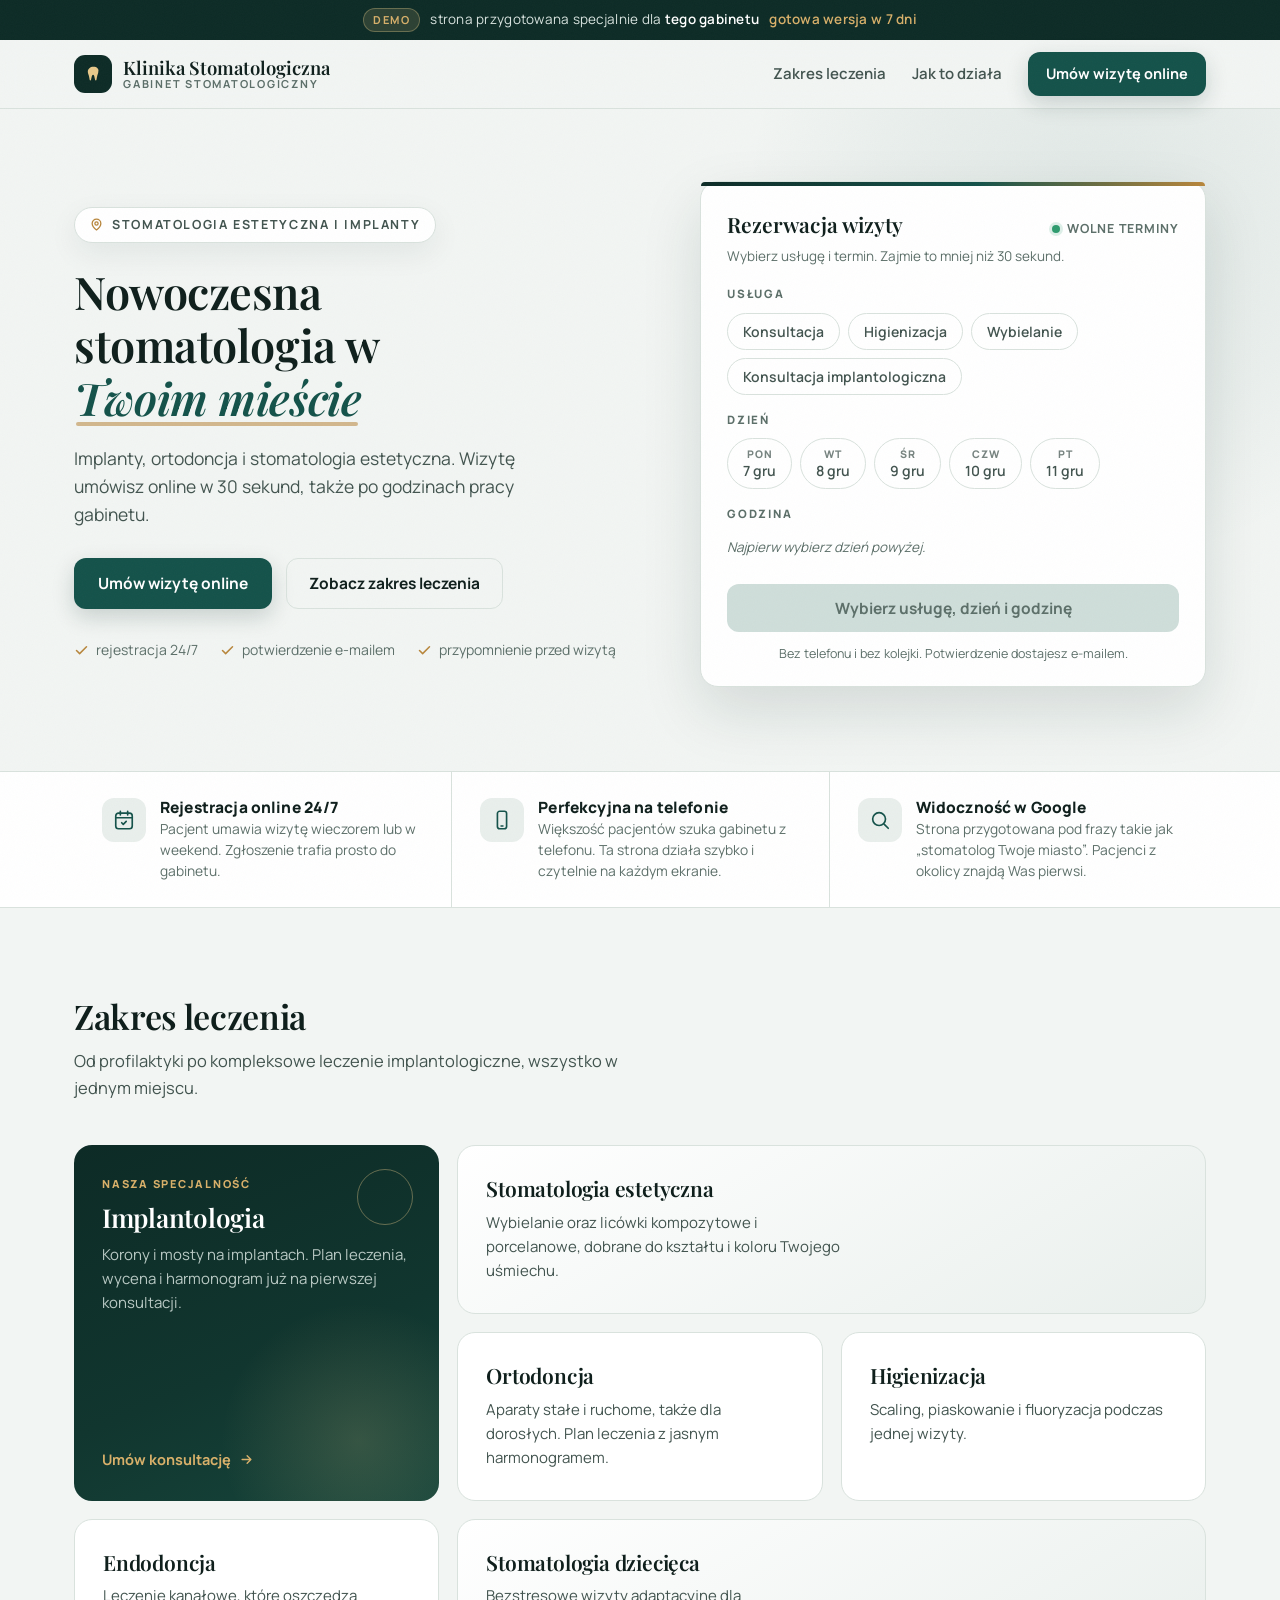
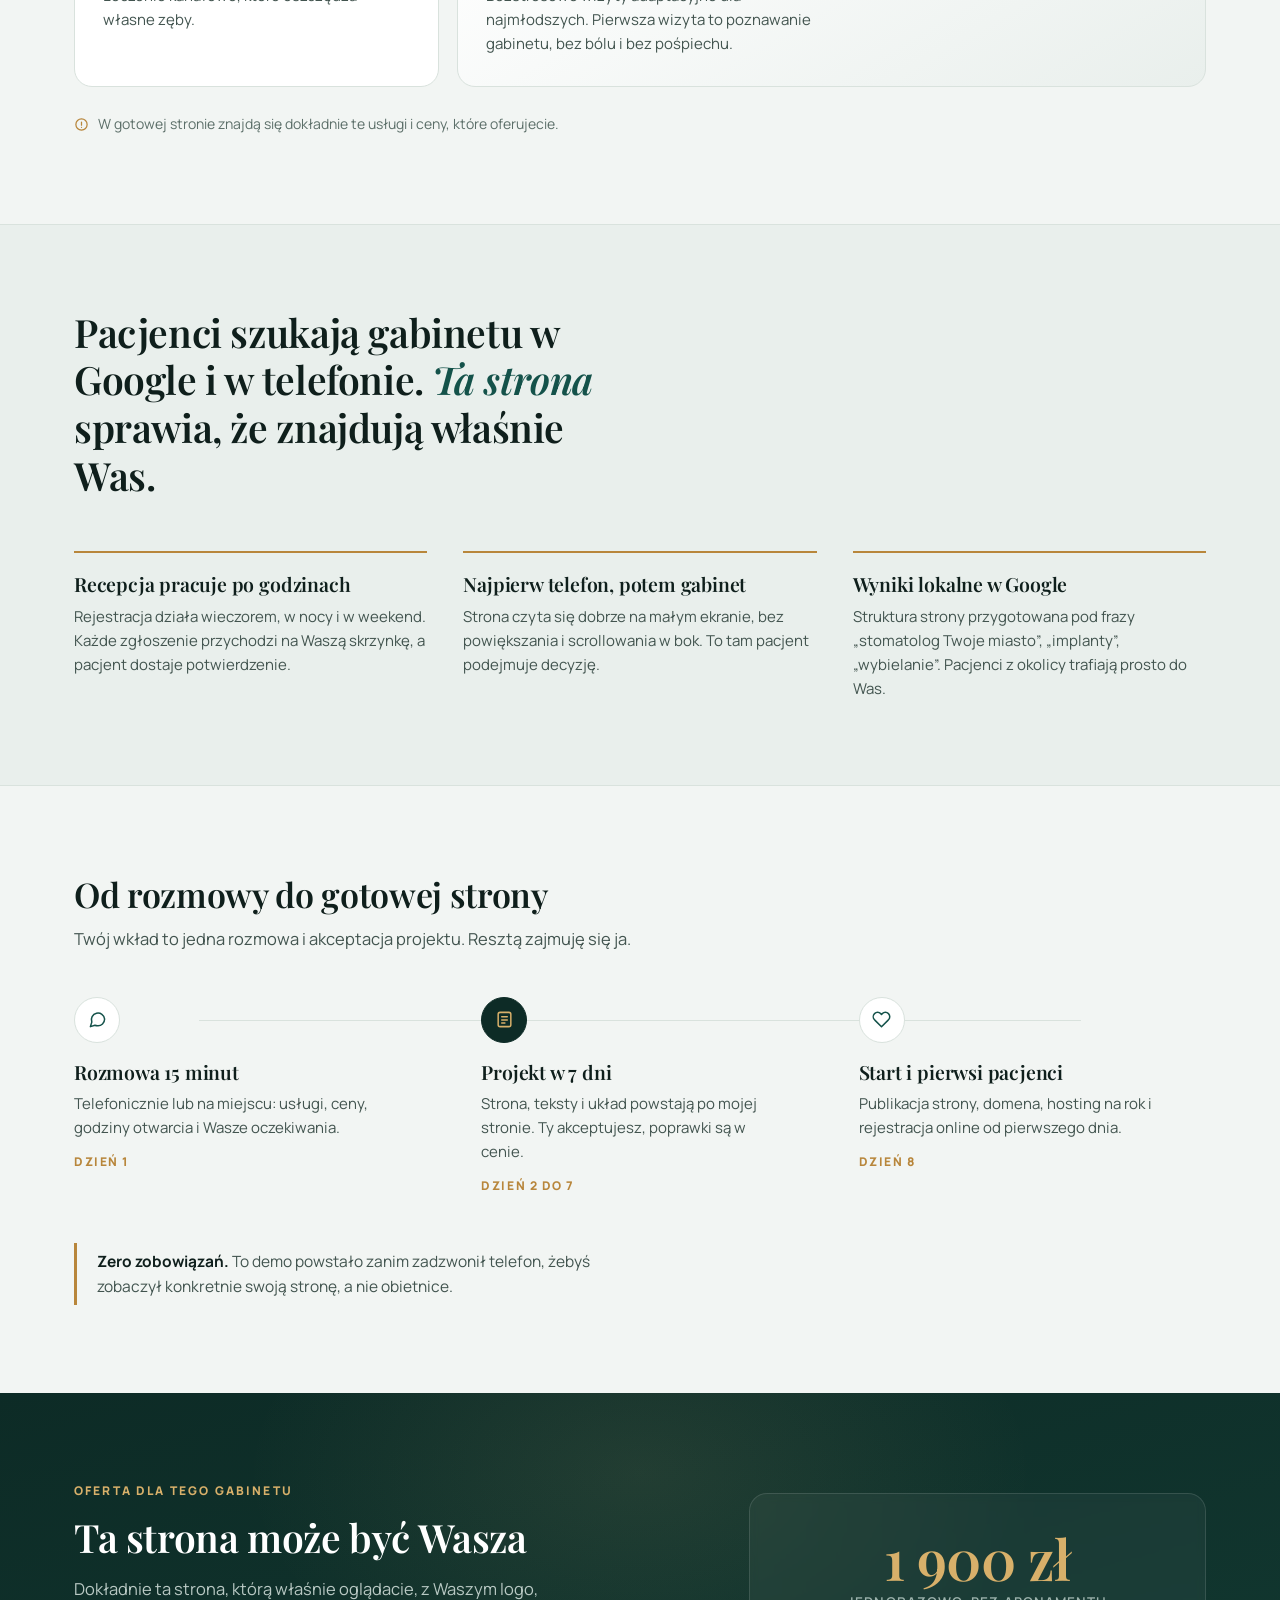
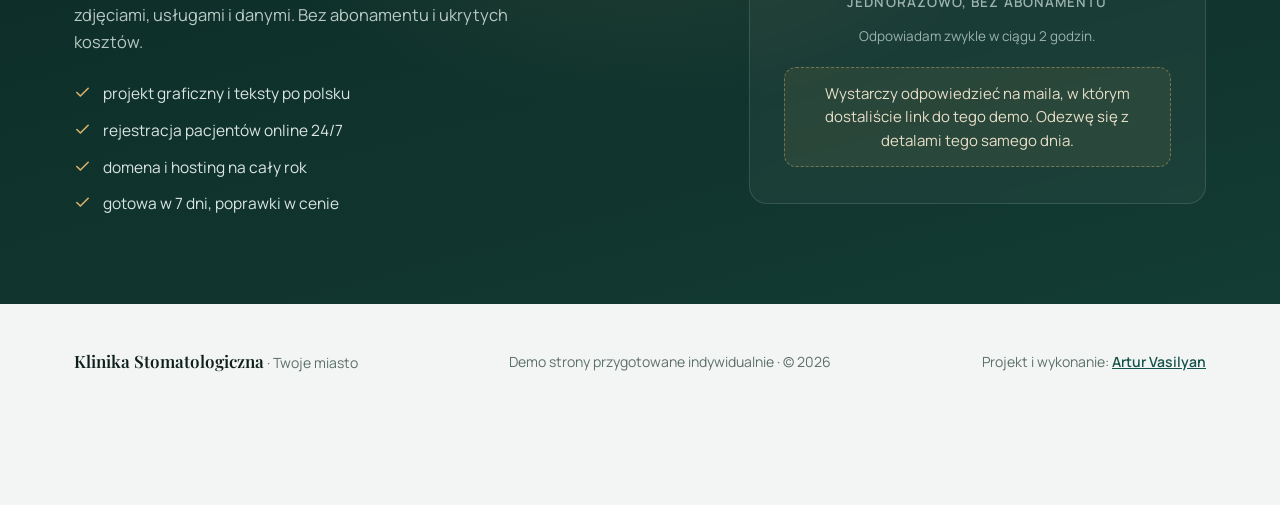
<file: index.html>
<!DOCTYPE html>
<html lang="pl">
<head>
<meta name="robots" content="noindex, nofollow">
<meta charset="UTF-8">
<meta name="viewport" content="width=device-width, initial-scale=1.0">
<title>Demo strony dla gabinetu stomatologicznego</title>
<meta name="description" content="Demo strony dla gabinetu stomatologicznego: rejestracja pacjentów online 24/7, wersja mobilna, widoczność w Google. Gotowa strona w 7 dni, od 1 900 zł.">
<meta property="og:title" content="Demo strony dla Twojego gabinetu stomatologicznego">
<meta property="og:description" content="Tak może wyglądać strona Twojego gabinetu: rejestracja online 24/7, wersja mobilna, widoczność w Google. Gotowa w 7 dni.">
<meta property="og:type" content="website">
<meta property="og:url" content="https://vasilyanaptyp-oss.github.io/demo-stomatologia/">
<meta property="og:locale" content="pl_PL">
<link rel="icon" href="data:image/svg+xml,%3Csvg xmlns='http://www.w3.org/2000/svg' viewBox='0 0 48 48'%3E%3Crect width='48' height='48' rx='12' fill='%230d2b26'/%3E%3Cpath d='M24 11c-5.4 0-9 3.4-9 8 0 2.7 1.1 4.5 1.6 6.5.5 1.9.8 4 1.2 6.5.2 1.3 2 1.4 2.3 0 .4-2.1 1-5.1 1.5-6.5.4-1 .9-1.4 1.6-1.4s1.2.4 1.6 1.4c.5 1.4 1.1 4.4 1.5 6.5.3 1.4 2.1 1.3 2.3 0 .4-2.5.7-4.6 1.2-6.5.5-2 1.6-3.8 1.6-6.5 0-4.6-3.6-8-9-8z' fill='%23e8c98a'/%3E%3C/svg%3E">
<style>
/* ============================================================
   FONTY: Playfair Display (variable) + Manrope (variable), latin + latin-ext,
   wbudowane base64 — plik jest samowystarczalny, bez zewnętrznych zależności.
   ============================================================ */
/* playfair latin-ext */
@font-face {
  font-family: 'Playfair Display';
  font-style: italic;
  font-weight: 400 900;
  font-display: swap;
  src: url([data-uri]) format('woff2');
  unicode-range: U+0100-02BA, U+02BD-02C5, U+02C7-02CC, U+02CE-02D7, U+02DD-02FF, U+0304, U+0308, U+0329, U+1D00-1DBF, U+1E00-1E9F, U+1EF2-1EFF, U+2020, U+20A0-20AB, U+20AD-20C0, U+2113, U+2C60-2C7F, U+A720-A7FF;
}
/* playfair latin */
@font-face {
  font-family: 'Playfair Display';
  font-style: italic;
  font-weight: 400 900;
  font-display: swap;
  src: url([data-uri]) format('woff2');
  unicode-range: U+0000-00FF, U+0131, U+0152-0153, U+02BB-02BC, U+02C6, U+02DA, U+02DC, U+0304, U+0308, U+0329, U+2000-206F, U+20AC, U+2122, U+2191, U+2193, U+2212, U+2215, U+FEFF, U+FFFD;
}
/* playfair latin-ext */
@font-face {
  font-family: 'Playfair Display';
  font-style: normal;
  font-weight: 400 900;
  font-display: swap;
  src: url([data-uri]) format('woff2');
  unicode-range: U+0100-02BA, U+02BD-02C5, U+02C7-02CC, U+02CE-02D7, U+02DD-02FF, U+0304, U+0308, U+0329, U+1D00-1DBF, U+1E00-1E9F, U+1EF2-1EFF, U+2020, U+20A0-20AB, U+20AD-20C0, U+2113, U+2C60-2C7F, U+A720-A7FF;
}
/* playfair latin */
@font-face {
  font-family: 'Playfair Display';
  font-style: normal;
  font-weight: 400 900;
  font-display: swap;
  src: url([data-uri]) format('woff2');
  unicode-range: U+0000-00FF, U+0131, U+0152-0153, U+02BB-02BC, U+02C6, U+02DA, U+02DC, U+0304, U+0308, U+0329, U+2000-206F, U+20AC, U+2122, U+2191, U+2193, U+2212, U+2215, U+FEFF, U+FFFD;
}
/* manrope latin-ext */
@font-face {
  font-family: 'Manrope';
  font-style: normal;
  font-weight: 200 800;
  font-display: swap;
  src: url([data-uri]) format('woff2');
  unicode-range: U+0100-02BA, U+02BD-02C5, U+02C7-02CC, U+02CE-02D7, U+02DD-02FF, U+0304, U+0308, U+0329, U+1D00-1DBF, U+1E00-1E9F, U+1EF2-1EFF, U+2020, U+20A0-20AB, U+20AD-20C0, U+2113, U+2C60-2C7F, U+A720-A7FF;
}
/* manrope latin */
@font-face {
  font-family: 'Manrope';
  font-style: normal;
  font-weight: 200 800;
  font-display: swap;
  src: url([data-uri]) format('woff2');
  unicode-range: U+0000-00FF, U+0131, U+0152-0153, U+02BB-02BC, U+02C6, U+02DA, U+02DC, U+0304, U+0308, U+0329, U+2000-206F, U+20AC, U+2122, U+2191, U+2193, U+2212, U+2215, U+FEFF, U+FFFD;
}

/* ============================================================
   DESIGN TOKENS
   Paleta: porcelanowa biel + głęboka leśna zieleń + stonowane złoto (tylko akcent).
   System promieni: karty 18px, przyciski 12px, chipy pełne (dokumentowana zasada).
   Jednostka bazowa siatki: 8px.
   ============================================================ */
:root{
  --bg:#f2f5f3; --card:#ffffff; --bg-tint:#e9efec; --line:#d9e2dd;
  --ink:#0f1f1c; --mut:#42544f; --mut-2:#5c6f69;
  --forest:#0d2b26; --forest-2:#11362f; --btn:#14524a; --btn-h:#0f423b;
  --gold:#b8863b; --gold-l:#d8b06a; --gold-soft:#f0e3c8;
  --mint-line:#cfdeda;
  --r-card:18px; --r-btn:12px;
  --sh-1:0 10px 30px rgba(13,43,38,.07);
  --sh-2:0 24px 60px rgba(13,43,38,.13);
  --ease:cubic-bezier(.16,1,.3,1);
  --sans:'Manrope',system-ui,-apple-system,'Segoe UI',Arial,sans-serif;
  --serif:'Playfair Display',Georgia,'Times New Roman',serif;
}
*{margin:0;padding:0;box-sizing:border-box}
html{scroll-behavior:smooth}
body{font-family:var(--sans);color:var(--ink);background:var(--bg);line-height:1.6;font-size:16.5px;-webkit-font-smoothing:antialiased;overflow-x:hidden}
::selection{background:var(--forest);color:#fff}
h1,h2,h3{font-family:var(--serif);font-weight:600;line-height:1.18;letter-spacing:-.01em}
a{color:var(--btn)}
img,svg{max-width:100%}
a:focus-visible,button:focus-visible{outline:3px solid var(--gold);outline-offset:2px;border-radius:6px}
.wrap{max-width:1180px;margin:0 auto;padding:0 24px}

/* ziarno — jedna statyczna warstwa na całej stronie */
body::after{content:"";position:fixed;inset:0;z-index:60;pointer-events:none;opacity:.05;
  background-image:url("data:image/svg+xml,%3Csvg xmlns='http://www.w3.org/2000/svg' width='140' height='140'%3E%3Cfilter id='n'%3E%3CfeTurbulence type='fractalNoise' baseFrequency='.9' numOctaves='2' stitchTiles='stitch'/%3E%3C/filter%3E%3Crect width='140' height='140' filter='url(%23n)' opacity='.6'/%3E%3C/svg%3E")}

/* ---------- pasek demo ---------- */
.demo-bar{background:var(--forest);color:#d9e4e0;font-size:13.5px;letter-spacing:.02em}
.demo-bar .wrap{display:flex;align-items:center;justify-content:center;gap:10px;min-height:40px;flex-wrap:wrap;text-align:center;padding-top:6px;padding-bottom:6px}
.demo-bar .tag{background:rgba(232,201,138,.14);color:var(--gold-l);border:1px solid rgba(232,201,138,.32);font-weight:700;font-size:11px;letter-spacing:.14em;text-transform:uppercase;padding:2px 9px;border-radius:999px}
.demo-bar b{color:#fff;font-weight:600}
.demo-bar .days{color:var(--gold-l);font-weight:600;white-space:nowrap}

/* ---------- nawigacja ---------- */
header{background:rgba(242,245,243,.92);backdrop-filter:blur(10px);-webkit-backdrop-filter:blur(10px);border-bottom:1px solid var(--line);position:sticky;top:0;z-index:40}
.nav{display:flex;align-items:center;justify-content:space-between;gap:18px;min-height:68px}
.logo{display:flex;align-items:center;gap:11px;min-width:0;text-decoration:none;color:var(--ink)}
.logo .mark{flex:none;width:38px;height:38px;border-radius:11px;background:var(--forest);display:grid;place-items:center}
.logo .name{font-family:var(--serif);font-weight:600;font-size:18.5px;line-height:1.15;white-space:nowrap;overflow:hidden;text-overflow:ellipsis;max-width:min(44vw,380px)}
.logo .sub{display:block;font-family:var(--sans);font-size:11px;font-weight:700;letter-spacing:.16em;text-transform:uppercase;color:var(--mut-2)}
.nav-links{display:flex;align-items:center;gap:26px}
.nav-links a.lnk{color:var(--mut);text-decoration:none;font-weight:600;font-size:15px}
.nav-links a.lnk:hover{color:var(--ink)}
.btn{display:inline-flex;align-items:center;justify-content:center;gap:9px;border-radius:var(--r-btn);font-weight:700;font-size:15.5px;text-decoration:none;border:none;cursor:pointer;font-family:var(--sans);transition:transform .18s var(--ease),background-color .18s var(--ease),box-shadow .18s var(--ease),border-color .18s var(--ease),color .18s var(--ease)}
.btn:active{transform:translateY(1px) scale(.985)}
.btn-p{background:var(--btn);color:#fff;padding:13px 24px;box-shadow:0 8px 22px rgba(13,43,38,.18)}
.btn-p:hover{background:var(--btn-h);transform:translateY(-1px)}
.btn-s{background:transparent;color:var(--ink);border:1.5px solid var(--line);padding:12px 22px}
.btn-s:hover{border-color:var(--btn);color:var(--btn)}
.btn-nav{padding:10px 18px;font-size:14.5px}

/* ---------- hero ---------- */
.hero{position:relative;padding:72px 0 84px;overflow:hidden}
.hero::before{content:"";position:absolute;top:-260px;right:-180px;width:720px;height:720px;border-radius:50%;background:radial-gradient(circle,rgba(20,82,74,.08) 0%,rgba(20,82,74,.035) 45%,transparent 70%);pointer-events:none}
.hero-grid{position:relative;display:grid;grid-template-columns:1.06fr .94fr;gap:56px;align-items:center}
.kicker{display:inline-flex;align-items:center;gap:9px;background:#fff;border:1px solid var(--line);color:var(--mut);font-weight:700;font-size:12.5px;letter-spacing:.13em;text-transform:uppercase;padding:7px 15px;border-radius:999px;margin-bottom:22px;box-shadow:var(--sh-1)}
.kicker .pin{color:var(--gold);flex:none}
h1{font-size:clamp(31px,4.2vw,45px);max-width:15ch}
h1 .miasto{font-style:italic;font-weight:600;color:var(--btn);position:relative;white-space:nowrap}
h1 .miasto::after{content:"";position:absolute;left:.04em;right:.06em;bottom:.02em;height:.08em;background:var(--gold);opacity:.55;border-radius:2px}
.lead{color:var(--mut);font-size:17.5px;margin:20px 0 30px;max-width:46ch}
.hero-cta{display:flex;gap:14px;flex-wrap:wrap}
.hero .zauf{margin-top:30px;display:flex;gap:8px 22px;color:var(--mut-2);font-size:14px;flex-wrap:wrap}
.hero .zauf span{display:flex;align-items:center;gap:7px}
.hero .zauf svg{color:var(--gold);flex:none}

/* ---------- widżet rezerwacji (prawdziwy, działający) ---------- */
.widget{background:var(--card);border:1px solid var(--line);border-radius:var(--r-card);box-shadow:var(--sh-2);padding:26px 26px 22px;position:relative}
.widget::before{content:"";position:absolute;inset:0 0 auto 0;height:4px;border-radius:var(--r-card) var(--r-card) 0 0;background:linear-gradient(90deg,var(--forest) 0%,var(--btn) 55%,var(--gold) 100%)}
.w-head{display:flex;align-items:baseline;justify-content:space-between;gap:12px;flex-wrap:wrap;margin-bottom:4px}
.w-title{font-family:var(--serif);font-weight:600;font-size:21px}
.w-live{display:inline-flex;align-items:center;gap:7px;font-size:12.5px;font-weight:700;color:var(--mut-2);letter-spacing:.06em;text-transform:uppercase}
.w-live .dot{width:8px;height:8px;border-radius:50%;background:#2e9b6e;box-shadow:0 0 0 3px rgba(46,155,110,.16);flex:none}
.w-sub{color:var(--mut-2);font-size:13.5px;margin-bottom:18px}
.w-step{border:none;margin-bottom:16px}
.w-step legend{font-size:11.5px;font-weight:800;letter-spacing:.15em;text-transform:uppercase;color:var(--mut-2);margin-bottom:9px;padding:0}
.chips{display:flex;flex-wrap:wrap;gap:8px}
.chip{font-family:var(--sans);font-size:14px;font-weight:600;color:var(--mut);background:#fff;border:1.5px solid var(--line);border-radius:999px;padding:8px 15px;cursor:pointer;transition:border-color .16s var(--ease),background-color .16s var(--ease),color .16s var(--ease),transform .16s var(--ease)}
.chip:hover{border-color:var(--btn);color:var(--btn)}
.chip:active{transform:scale(.97)}
.chip[aria-pressed="true"]{background:var(--forest);border-color:var(--forest);color:#fff}
.chip:disabled{opacity:.38;cursor:not-allowed;text-decoration:line-through}
.chip .dzien{display:block;text-align:center}
.day-chip{min-width:64px;text-align:center}
.day-chip small{display:block;font-size:10.5px;font-weight:800;letter-spacing:.1em;text-transform:uppercase;color:inherit;opacity:.72}
.w-confirm{width:100%;margin-top:4px}
.w-confirm:disabled{background:var(--mint-line);color:var(--mut-2);box-shadow:none;cursor:not-allowed}
.w-note{color:var(--mut-2);font-size:12.5px;text-align:center;margin-top:12px}
.w-empty{display:block;font-size:13.5px;color:var(--mut-2);font-style:italic;padding:5px 0}
.w-success{border-top:1px dashed var(--line);margin-top:18px;padding-top:16px;display:none}
.w-success.on{display:block;animation:wsp .35s var(--ease)}
.w-success .big{display:flex;align-items:center;gap:10px;font-weight:800;font-size:15.5px;color:var(--btn)}
.w-success .big .tick{flex:none;width:26px;height:26px;border-radius:50%;background:var(--forest);color:var(--gold-l);display:grid;place-items:center}
.w-success p{color:var(--mut);font-size:13.5px;margin-top:7px}
@keyframes wsp{from{opacity:0;transform:translateY(8px)}to{opacity:1;transform:none}}

/* ---------- pasek korzyści ---------- */
.perks{border-top:1px solid var(--line);border-bottom:1px solid var(--line);background:#fff}
.perks .wrap{display:grid;grid-template-columns:repeat(3,1fr);}
.perk{display:flex;gap:14px;align-items:flex-start;padding:26px 28px}
.perk + .perk{border-left:1px solid var(--line)}
.perk .p-ico{flex:none;width:44px;height:44px;border-radius:12px;background:var(--bg-tint);color:var(--btn);display:grid;place-items:center}
.perk h3{font-family:var(--sans);font-weight:800;font-size:15.5px;letter-spacing:.01em;margin-bottom:3px}
.perk p{color:var(--mut-2);font-size:13.8px;line-height:1.5}

/* ---------- usługi: bento ---------- */
section{padding:88px 0}
.sec-head{max-width:56ch;margin-bottom:44px}
.sec-head h2{font-size:clamp(26px,3vw,34px)}
.sec-head .sub{color:var(--mut);margin-top:12px;font-size:16.5px}
.bento{display:grid;grid-template-columns:repeat(3,1fr);grid-template-rows:auto auto;gap:18px}
.tile{border:1px solid var(--line);border-radius:var(--r-card);background:var(--card);padding:30px 28px;position:relative;overflow:hidden;transition:transform .22s var(--ease),box-shadow .22s var(--ease)}
.tile:hover{transform:translateY(-4px);box-shadow:var(--sh-1)}
.tile h3{font-size:21px;margin-bottom:10px}
.tile p{color:var(--mut);font-size:15px;max-width:40ch}
.tile .t-eyebrow{font-size:11px;font-weight:800;letter-spacing:.16em;text-transform:uppercase;color:var(--gold);margin-bottom:10px}
.tile-feat{grid-row:span 2;display:flex;flex-direction:column;justify-content:flex-end;min-height:340px;border:none;color:#eef3f1;background:linear-gradient(158deg,var(--forest) 0%,var(--forest-2) 58%,#16453b 100%)}
.tile-feat::before{content:"";position:absolute;inset:auto -70px -90px auto;width:300px;height:300px;border-radius:50%;background:radial-gradient(circle,rgba(232,201,138,.16) 0%,transparent 65%)}
.tile-feat::after{content:"";position:absolute;top:24px;right:26px;width:54px;height:54px;border:1px solid rgba(232,201,138,.4);border-radius:50%}
.tile-feat h3{font-size:26px;color:#fff}
.tile-feat p{color:#b9c9c4;font-size:15px}
.tile-feat .t-eyebrow{color:var(--gold-l)}
.tile-feat .tile-link{margin-top:auto;padding-top:22px;font-weight:700;font-size:14.5px;color:var(--gold-l);text-decoration:none;display:inline-flex;align-items:center;gap:8px}
.tile-feat .tile-link:hover{color:#fff}
.tile-2{grid-column:span 2;background:linear-gradient(150deg,#ffffff 0%,var(--bg-tint) 100%)}
.tile-note{margin-top:26px;color:var(--mut-2);font-size:14px;display:flex;align-items:center;gap:9px}
.tile-note svg{color:var(--gold);flex:none}

/* ---------- dlaczego (pitch, jasny tint) ---------- */
.why{background:var(--bg-tint);border-top:1px solid var(--line);border-bottom:1px solid var(--line)}
.why .statement{font-family:var(--serif);font-weight:600;font-size:clamp(27px,3.4vw,39px);line-height:1.22;max-width:22ch;letter-spacing:-.01em}
.why .statement em{font-style:italic;color:var(--btn);white-space:nowrap}
.why-cols{display:grid;grid-template-columns:repeat(3,1fr);gap:36px;margin-top:52px}
.why-col{border-top:2px solid var(--gold);padding-top:20px}
.why-col h3{font-size:19.5px;margin-bottom:9px}
.why-col p{color:var(--mut);font-size:15px}

/* ---------- proces: oś czasu ---------- */
.steps{display:grid;grid-template-columns:repeat(3,1fr);gap:0;position:relative;margin-top:8px}
.steps::before{content:"";position:absolute;top:23px;left:11%;right:11%;height:1px;background:var(--line)}
.step{padding:0 30px 0 0;position:relative}
.step + .step{padding-left:30px;padding-right:0}
.step .s-dot{width:46px;height:46px;border-radius:50%;background:#fff;border:1.5px solid var(--line);display:grid;place-items:center;color:var(--btn);margin-bottom:18px;position:relative;z-index:1}
.step:nth-child(2) .s-dot{background:var(--forest);border-color:var(--forest);color:var(--gold-l)}
.step h3{font-size:19.5px;margin-bottom:8px}
.step p{color:var(--mut);font-size:15px;max-width:34ch}
.step .s-meta{margin-top:12px;display:inline-block;font-size:12px;font-weight:800;letter-spacing:.13em;text-transform:uppercase;color:var(--gold)}
.steps-note{margin-top:46px;border-left:3px solid var(--gold);padding:6px 0 6px 20px;color:var(--mut);font-size:15.5px;max-width:60ch}
.steps-note b{color:var(--ink)}

/* ---------- oferta (jedyna ciemna sekcja) ---------- */
.oferta{background:linear-gradient(165deg,var(--forest) 0%,var(--forest-2) 70%,#123c34 100%);color:#eef3f1;position:relative;overflow:hidden}
.oferta::before{content:"";position:absolute;top:-180px;left:50%;transform:translateX(-50%);width:860px;height:520px;background:radial-gradient(ellipse,rgba(232,201,138,.09) 0%,transparent 65%);pointer-events:none}
.oferta .wrap{position:relative}
.of-grid{display:grid;grid-template-columns:1.15fr .85fr;gap:56px;align-items:center}
.of-kicker{font-size:12px;font-weight:800;letter-spacing:.18em;text-transform:uppercase;color:var(--gold-l)}
.oferta h2{font-size:clamp(28px,3.4vw,39px);color:#fff;margin:14px 0 16px}
.oferta .opis{color:#b9c9c4;font-size:16.5px;max-width:48ch}
.of-list{list-style:none;margin-top:26px;display:grid;gap:12px}
.of-list li{display:flex;gap:12px;align-items:flex-start;color:#dbe5e2;font-size:15.5px}
.of-list svg{flex:none;color:var(--gold-l);margin-top:3px}
.of-card{background:rgba(255,255,255,.045);border:1px solid rgba(255,255,255,.12);border-radius:var(--r-card);padding:36px 34px;text-align:center;backdrop-filter:blur(4px);-webkit-backdrop-filter:blur(4px)}
.of-price{font-family:var(--serif);font-weight:600;font-size:56px;color:var(--gold-l);line-height:1;letter-spacing:-.01em}
.of-price small{display:block;font-family:var(--sans);font-size:13.5px;font-weight:600;color:#9db3ad;letter-spacing:.08em;text-transform:uppercase;margin-top:10px}
.of-card .btn{width:100%;margin-top:26px;background:var(--gold);color:#231807;box-shadow:0 10px 26px rgba(184,134,59,.28)}
.of-card .btn:hover{background:var(--gold-l)}
.of-odp{margin-top:16px;font-size:13.5px;color:#9db3ad}
.of-fallback{display:none;margin-top:20px;font-size:15px;line-height:1.55;color:#e8dfc9;border:1px dashed rgba(216,176,106,.45);border-radius:12px;padding:14px 16px;background:rgba(216,176,106,.07)}

/* ---------- stopka ---------- */
footer{padding:44px 0 130px;color:var(--mut-2);font-size:14px}
footer .wrap{display:flex;justify-content:space-between;gap:18px;flex-wrap:wrap;align-items:center}
footer .f-brand{font-family:var(--serif);font-weight:600;font-size:17px;color:var(--ink)}
footer a{color:var(--btn);font-weight:600}

/* ---------- pasek odpowiedzi (telefon) ---------- */
.reply-bar{display:none;position:fixed;left:0;right:0;bottom:0;z-index:50;background:rgba(255,255,255,.96);backdrop-filter:blur(10px);-webkit-backdrop-filter:blur(10px);border-top:1px solid var(--line);box-shadow:0 -8px 28px rgba(13,43,38,.12);padding:10px 14px}
.reply-bar .btn{width:100%}

/* ---------- animacje wejścia ---------- */
.rv{opacity:0;transform:translateY(20px);transition:opacity .4s var(--ease),transform .4s var(--ease)}
.rv.in{opacity:1;transform:none}
.rv-d1{transition-delay:.08s}.rv-d2{transition-delay:.16s}.rv-d3{transition-delay:.24s}

/* ---------- responsywność ---------- */
@media(max-width:1020px){
  .hero-grid{grid-template-columns:1fr;gap:44px}
  .hero{padding:56px 0 64px}
  h1{max-width:18ch}
  .bento{grid-template-columns:1fr 1fr}
  .tile-feat{grid-row:auto;grid-column:span 2;min-height:230px}
  .tile-2{grid-column:span 2}
  .of-grid{grid-template-columns:1fr;gap:40px}
  .why-cols{grid-template-columns:1fr;gap:30px}
  .steps{grid-template-columns:1fr;gap:34px}
  .steps::before{display:none}
  .step{padding:0!important}
  .perks .wrap{grid-template-columns:1fr}
  .perk + .perk{border-left:none;border-top:1px solid var(--line)}
}
@media(max-width:820px){
  .reply-bar{display:block}
  .nav-links a.lnk{display:none}
  section{padding:64px 0}
}
@media(max-width:560px){
  body{font-size:16px}
  .bento{grid-template-columns:1fr}
  .tile-feat,.tile-2{grid-column:auto}
  .widget{padding:22px 18px 18px}
  .demo-bar .days{display:none}
}
@media (prefers-reduced-motion: reduce){
  html{scroll-behavior:auto}
  *,*::before,*::after{transition:none!important;animation:none!important}
  .rv{opacity:1;transform:none}
}
</style>
</head>
<body>

<!-- pasek demo: jedyny element mówiący głosem wykonawcy -->
<div class="demo-bar">
  <div class="wrap">
    <span class="tag">Demo</span>
    <span>strona przygotowana specjalnie dla <b id="klinika-bar">tego gabinetu</b></span>
    <span class="days">gotowa wersja w 7 dni</span>
  </div>
</div>

<header>
  <div class="wrap nav">
    <a class="logo" href="#" aria-label="Strona główna demo">
      <span class="mark" aria-hidden="true">
        <svg width="21" height="21" viewBox="0 0 24 24"><path d="M12 3C8.2 3 5.5 5.4 5.5 8.7c0 1.9.8 3.2 1.2 4.7.4 1.4.6 2.9.9 4.7.1.9 1.4 1 1.6 0 .3-1.5.7-3.7 1.1-4.7.3-.7.7-1 1.2-1s.9.3 1.2 1c.4 1 .8 3.2 1.1 4.7.2 1 1.5.9 1.6 0 .3-1.8.5-3.3.9-4.7.4-1.5 1.2-2.8 1.2-4.7C18.5 5.4 15.8 3 12 3z" fill="#e8c98a"/></svg>
      </span>
      <span class="name"><span id="klinika-nav">Klinika Stomatologiczna</span><span class="sub" id="gorod-nav">Gabinet stomatologiczny</span></span>
    </a>
    <nav class="nav-links" aria-label="Menu główne">
      <a class="lnk" href="#uslugi">Zakres leczenia</a>
      <a class="lnk" href="#jak-to-dziala">Jak to działa</a>
      <a class="btn btn-p btn-nav" href="#rezerwacja">Umów wizytę online</a>
    </nav>
  </div>
</header>

<main>
<!-- ================= HERO ================= -->
<div class="hero">
  <div class="wrap hero-grid">
    <div>
      <p class="kicker rv"><svg class="pin" width="13" height="13" viewBox="0 0 24 24" fill="none" stroke="currentColor" stroke-width="2.4" stroke-linecap="round" stroke-linejoin="round" aria-hidden="true"><path d="M20 10c0 6-8 12-8 12s-8-6-8-12a8 8 0 0 1 16 0Z"/><circle cx="12" cy="10" r="3"/></svg><span id="kicker">Stomatologia estetyczna i implanty</span></p>
      <h1 class="rv rv-d1">Nowoczesna stomatologia w <span class="miasto" id="gorod-h1">Twoim mieście</span></h1>
      <p class="lead rv rv-d2">Implanty, ortodoncja i stomatologia estetyczna. Wizytę umówisz online w 30 sekund, także po godzinach pracy gabinetu.</p>
      <div class="hero-cta rv rv-d3">
        <a class="btn btn-p" href="#rezerwacja">Umów wizytę online</a>
        <a class="btn btn-s" href="#uslugi">Zobacz zakres leczenia</a>
      </div>
      <div class="zauf rv rv-d3">
        <span><svg width="15" height="15" viewBox="0 0 24 24" fill="none" stroke="currentColor" stroke-width="2.4" stroke-linecap="round" stroke-linejoin="round" aria-hidden="true"><path d="M20 6L9 17l-5-5"/></svg>rejestracja 24/7</span>
        <span><svg width="15" height="15" viewBox="0 0 24 24" fill="none" stroke="currentColor" stroke-width="2.4" stroke-linecap="round" stroke-linejoin="round" aria-hidden="true"><path d="M20 6L9 17l-5-5"/></svg>potwierdzenie e-mailem</span>
        <span><svg width="15" height="15" viewBox="0 0 24 24" fill="none" stroke="currentColor" stroke-width="2.4" stroke-linecap="round" stroke-linejoin="round" aria-hidden="true"><path d="M20 6L9 17l-5-5"/></svg>przypomnienie przed wizytą</span>
      </div>
    </div>

    <!-- PRAWDZIWY, DZIAŁAJĄCY WIDŻET REZERWACJI -->
    <div class="widget rv rv-d2" id="rezerwacja" aria-label="Formularz rejestracji online">
      <div class="w-head">
        <span class="w-title">Rezerwacja wizyty</span>
        <span class="w-live"><span class="dot" aria-hidden="true"></span>wolne terminy</span>
      </div>
      <p class="w-sub">Wybierz usługę i termin. Zajmie to mniej niż 30 sekund.</p>
      <form id="w-form">
        <fieldset class="w-step">
          <legend>Usługa</legend>
          <div class="chips" id="w-uslugi" role="group" aria-label="Wybierz usługę"></div>
        </fieldset>
        <fieldset class="w-step">
          <legend>Dzień</legend>
          <div class="chips" id="w-dni" role="group" aria-label="Wybierz dzień wizyty"></div>
        </fieldset>
        <fieldset class="w-step">
          <legend>Godzina</legend>
          <div class="chips" id="w-godziny" role="group" aria-label="Wybierz godzinę wizyty"></div>
        </fieldset>
        <button class="btn btn-p w-confirm" id="w-confirm" type="submit" disabled>Potwierdź termin</button>
      </form>
      <p class="w-note">Bez telefonu i bez kolejki. Potwierdzenie dostajesz e-mailem.</p>
      <div class="w-success" id="w-success" role="status">
        <p class="big"><span class="tick" aria-hidden="true"><svg width="13" height="13" viewBox="0 0 24 24" fill="none" stroke="currentColor" stroke-width="3" stroke-linecap="round" stroke-linejoin="round"><path d="M20 6L9 17l-5-5"/></svg></span><span id="w-success-txt">Termin zarezerwowany</span></p>
        <p id="w-success-sub"></p>
      </div>
    </div>
  </div>
</div>

<!-- ================= KORZYŚCI ================= -->
<div class="perks">
  <div class="wrap">
    <div class="perk rv">
      <span class="p-ico" aria-hidden="true"><svg width="22" height="22" viewBox="0 0 24 24" fill="none" stroke="currentColor" stroke-width="1.8" stroke-linecap="round" stroke-linejoin="round"><rect x="3" y="4.5" width="18" height="17" rx="3"/><path d="M8 2.5v4M16 2.5v4M3 9.5h18M9.5 15l1.7 1.7 3.2-3.2"/></svg></span>
      <div>
        <h3>Rejestracja online 24/7</h3>
        <p>Pacjent umawia wizytę wieczorem lub w weekend. Zgłoszenie trafia prosto do gabinetu.</p>
      </div>
    </div>
    <div class="perk rv rv-d1">
      <span class="p-ico" aria-hidden="true"><svg width="22" height="22" viewBox="0 0 24 24" fill="none" stroke="currentColor" stroke-width="1.8" stroke-linecap="round" stroke-linejoin="round"><rect x="7" y="2.5" width="10" height="19" rx="2.5"/><path d="M11 18.5h2"/></svg></span>
      <div>
        <h3>Perfekcyjna na telefonie</h3>
        <p>Większość pacjentów szuka gabinetu z telefonu. Ta strona działa szybko i czytelnie na każdym ekranie.</p>
      </div>
    </div>
    <div class="perk rv rv-d2">
      <span class="p-ico" aria-hidden="true"><svg width="22" height="22" viewBox="0 0 24 24" fill="none" stroke="currentColor" stroke-width="1.8" stroke-linecap="round" stroke-linejoin="round"><circle cx="11" cy="11" r="7"/><path d="M21 21l-4.3-4.3"/></svg></span>
      <div>
        <h3>Widoczność w Google</h3>
        <p>Strona przygotowana pod frazy takie jak „stomatolog <span id="gorod-seo">Twoje miasto</span>”. Pacjenci z okolicy znajdą Was pierwsi.</p>
      </div>
    </div>
  </div>
</div>

<!-- ================= USŁUGI ================= -->
<section id="uslugi">
  <div class="wrap">
    <div class="sec-head rv">
      <h2>Zakres leczenia</h2>
      <p class="sub">Od profilaktyki po kompleksowe leczenie implantologiczne, wszystko w jednym miejscu.</p>
    </div>
    <div class="bento">
      <div class="tile tile-feat rv">
        <p class="t-eyebrow">Nasza specjalność</p>
        <h3>Implantologia</h3>
        <p>Korony i mosty na implantach. Plan leczenia, wycena i harmonogram już na pierwszej konsultacji.</p>
        <a class="tile-link" href="#rezerwacja">Umów konsultację
          <svg width="15" height="15" viewBox="0 0 24 24" fill="none" stroke="currentColor" stroke-width="2.2" stroke-linecap="round" stroke-linejoin="round" aria-hidden="true"><path d="M5 12h14M13 6l6 6-6 6"/></svg></a>
      </div>
      <div class="tile tile-2 rv rv-d1">
        <h3>Stomatologia estetyczna</h3>
        <p>Wybielanie oraz licówki kompozytowe i porcelanowe, dobrane do kształtu i koloru Twojego uśmiechu.</p>
      </div>
      <div class="tile rv rv-d2">
        <h3>Ortodoncja</h3>
        <p>Aparaty stałe i ruchome, także dla dorosłych. Plan leczenia z jasnym harmonogramem.</p>
      </div>
      <div class="tile rv">
        <h3>Higienizacja</h3>
        <p>Scaling, piaskowanie i fluoryzacja podczas jednej wizyty.</p>
      </div>
      <div class="tile rv rv-d1">
        <h3>Endodoncja</h3>
        <p>Leczenie kanałowe, które oszczędza własne zęby.</p>
      </div>
      <div class="tile tile-2 rv rv-d2">
        <h3>Stomatologia dziecięca</h3>
        <p>Bezstresowe wizyty adaptacyjne dla najmłodszych. Pierwsza wizyta to poznawanie gabinetu, bez bólu i bez pośpiechu.</p>
      </div>
    </div>
    <p class="tile-note rv"><svg width="15" height="15" viewBox="0 0 24 24" fill="none" stroke="currentColor" stroke-width="2" stroke-linecap="round" stroke-linejoin="round" aria-hidden="true"><circle cx="12" cy="12" r="9"/><path d="M12 8v5M12 16.5v.01"/></svg>
      W gotowej stronie znajdą się dokładnie te usługi i ceny, które oferujecie.</p>
  </div>
</section>

<!-- ================= DLACZEGO TA STRONA ================= -->
<div class="why">
  <section style="padding:84px 0">
    <div class="wrap">
      <p class="statement rv">Pacjenci szukają gabinetu w Google i w telefonie. <em>Ta strona</em> sprawia, że znajdują właśnie Was.</p>
      <div class="why-cols">
        <div class="why-col rv">
          <h3>Recepcja pracuje po godzinach</h3>
          <p>Rejestracja działa wieczorem, w nocy i w weekend. Każde zgłoszenie przychodzi na Waszą skrzynkę, a pacjent dostaje potwierdzenie.</p>
        </div>
        <div class="why-col rv rv-d1">
          <h3>Najpierw telefon, potem gabinet</h3>
          <p>Strona czyta się dobrze na małym ekranie, bez powiększania i scrollowania w bok. To tam pacjent podejmuje decyzję.</p>
        </div>
        <div class="why-col rv rv-d2">
          <h3>Wyniki lokalne w Google</h3>
          <p>Struktura strony przygotowana pod frazy „stomatolog <span class="gorod-why">Twoje miasto</span>”, „implanty”, „wybielanie”. Pacjenci z okolicy trafiają prosto do Was.</p>
        </div>
      </div>
    </div>
  </section>
</div>

<!-- ================= PROCES ================= -->
<section id="jak-to-dziala">
  <div class="wrap">
    <div class="sec-head rv">
      <h2>Od rozmowy do gotowej strony</h2>
      <p class="sub">Twój wkład to jedna rozmowa i akceptacja projektu. Resztą zajmuję się ja.</p>
    </div>
    <div class="steps">
      <div class="step rv">
        <span class="s-dot" aria-hidden="true"><svg width="19" height="19" viewBox="0 0 24 24" fill="none" stroke="currentColor" stroke-width="1.9" stroke-linecap="round" stroke-linejoin="round"><path d="M21 11.5a8.4 8.4 0 0 1-9 8.4 8.6 8.6 0 0 1-3.3-.7L3 21l1.8-5.7a8.4 8.4 0 1 1 16.2-3.8Z"/></svg></span>
        <h3>Rozmowa 15 minut</h3>
        <p>Telefonicznie lub na miejscu: usługi, ceny, godziny otwarcia i Wasze oczekiwania.</p>
        <span class="s-meta">dzień 1</span>
      </div>
      <div class="step rv rv-d1">
        <span class="s-dot" aria-hidden="true"><svg width="19" height="19" viewBox="0 0 24 24" fill="none" stroke="currentColor" stroke-width="1.9" stroke-linecap="round" stroke-linejoin="round"><rect x="4" y="3" width="16" height="18" rx="2.5"/><path d="M8.5 8.5h7M8.5 12.5h7M8.5 16.5h4"/></svg></span>
        <h3>Projekt w 7 dni</h3>
        <p>Strona, teksty i układ powstają po mojej stronie. Ty akceptujesz, poprawki są w cenie.</p>
        <span class="s-meta">dzień 2 do 7</span>
      </div>
      <div class="step rv rv-d2">
        <span class="s-dot" aria-hidden="true"><svg width="19" height="19" viewBox="0 0 24 24" fill="none" stroke="currentColor" stroke-width="1.9" stroke-linecap="round" stroke-linejoin="round"><path d="M20.8 4.6a5.5 5.5 0 0 0-7.8 0L12 5.6l-1-1a5.5 5.5 0 0 0-7.8 7.8l1 1L12 21.2l7.8-7.8 1-1a5.5 5.5 0 0 0 0-7.8Z"/></svg></span>
        <h3>Start i pierwsi pacjenci</h3>
        <p>Publikacja strony, domena, hosting na rok i rejestracja online od pierwszego dnia.</p>
        <span class="s-meta">dzień 8</span>
      </div>
    </div>
    <p class="steps-note rv"><b>Zero zobowiązań.</b> To demo powstało zanim zadzwonił telefon, żebyś zobaczył konkretnie swoją stronę, a nie obietnice.</p>
  </div>
</section>

<!-- ================= OFERTA ================= -->
<section class="oferta" id="oferta">
  <div class="wrap of-grid">
    <div class="rv">
      <p class="of-kicker">Oferta dla <span id="klinika-of">tego gabinetu</span></p>
      <h2>Ta strona może być Wasza</h2>
      <p class="opis">Dokładnie ta strona, którą właśnie oglądacie, z Waszym logo, zdjęciami, usługami i danymi. Bez abonamentu i ukrytych kosztów.</p>
      <ul class="of-list">
        <li><svg width="17" height="17" viewBox="0 0 24 24" fill="none" stroke="currentColor" stroke-width="2.3" stroke-linecap="round" stroke-linejoin="round" aria-hidden="true"><path d="M20 6L9 17l-5-5"/></svg>projekt graficzny i teksty po polsku</li>
        <li><svg width="17" height="17" viewBox="0 0 24 24" fill="none" stroke="currentColor" stroke-width="2.3" stroke-linecap="round" stroke-linejoin="round" aria-hidden="true"><path d="M20 6L9 17l-5-5"/></svg>rejestracja pacjentów online 24/7</li>
        <li><svg width="17" height="17" viewBox="0 0 24 24" fill="none" stroke="currentColor" stroke-width="2.3" stroke-linecap="round" stroke-linejoin="round" aria-hidden="true"><path d="M20 6L9 17l-5-5"/></svg>domena i hosting na cały rok</li>
        <li><svg width="17" height="17" viewBox="0 0 24 24" fill="none" stroke="currentColor" stroke-width="2.3" stroke-linecap="round" stroke-linejoin="round" aria-hidden="true"><path d="M20 6L9 17l-5-5"/></svg>gotowa w 7 dni, poprawki w cenie</li>
      </ul>
    </div>
    <div class="of-card rv rv-d1">
      <div class="of-price">1 900 zł<small>jednorazowo, bez abonamentu</small></div>
      <a class="btn" id="cta-reply" href="#rezerwacja">Chcę taką stronę</a>
      <p class="of-odp">Odpowiadam zwykle w ciągu 2 godzin.</p>
      <p class="of-fallback" id="of-fallback">Wystarczy odpowiedzieć na maila, w którym dostaliście link do tego demo. Odezwę się z detalami tego samego dnia.</p>
    </div>
  </div>
</section>
</main>

<footer>
  <div class="wrap">
    <div><span class="f-brand" id="klinika-foot">Klinika Stomatologiczna</span> · <span id="gorod-foot">Twoje miasto</span></div>
    <div>Demo strony przygotowane indywidualnie · © 2026</div>
    <div>Projekt i wykonanie: <a href="https://vasilyanaptyp-oss.github.io/" target="_blank" rel="noopener">Artur Vasilyan</a></div>
  </div>
</footer>

<div class="reply-bar">
  <a class="btn btn-p" id="reply-mobile" href="#oferta">Podoba Wam się? Odpiszcie na maila</a>
</div>

<script>
/* ============================================================
   1) PERSONALIZACJA z URL: ?klinika=...&gorod=...&kontakt=...
      (API zgodne z linkami z bazy: gen_linki.py)
   ============================================================ */
(function(){
  var q = new URLSearchParams(location.search);
  var klinika = (q.get('klinika') || '').trim();
  var gorod = (q.get('gorod') || '').trim();
  var kontakt = (q.get('kontakt') || '').trim();
  var mailOK = /^[^@\s]+@[^@\s]+\.[a-z]{2,}$/i.test(kontakt);
  var set = function(id, text){ var el = document.getElementById(id); if (el && text) el.textContent = text; };

  if (klinika) {
    document.title = 'Demo strony · ' + klinika;
    set('klinika-bar', klinika);
    set('klinika-nav', klinika);
    set('klinika-foot', klinika);
    set('klinika-of', klinika);
  }
  if (gorod) {
    set('gorod-h1', gorod);
    set('gorod-seo', gorod);
    set('gorod-foot', gorod);
    set('kicker', 'Stomatologia estetyczna i implanty · ' + gorod);
    var gws = document.querySelectorAll('.gorod-why');
    for (var i = 0; i < gws.length; i++) gws[i].textContent = gorod;
    var gn = document.getElementById('gorod-nav');
    if (gn) gn.textContent = 'Gabinet stomatologiczny · ' + gorod;
  }

  var tematOf = 'Strona dla gabinetu' + (klinika ? ' (' + klinika + (gorod ? ', ' + gorod : '') + ')' : '');
  if (mailOK) {
    var href = 'mailto:' + encodeURIComponent(kontakt) + '?subject=' + encodeURIComponent(tematOf);
    var cta = document.getElementById('cta-reply');
    if (cta) cta.href = href;
    var rm = document.getElementById('reply-mobile');
    if (rm) rm.href = href;
  } else {
    var fb = document.getElementById('of-fallback');
    var cr = document.getElementById('cta-reply');
    if (fb && cr) { cr.style.display = 'none'; fb.style.display = 'block'; }
    var rm2 = document.getElementById('reply-mobile');
    if (rm2) rm2.textContent = 'Zobaczcie ofertę';
  }
  window.__kontakt = mailOK ? kontakt : '';
  window.__klinika = klinika;
})();

/* ============================================================
   2) WIDŻET REZERWACJI — prawdziwe, działające demo rejestracji
   ============================================================ */
(function(){
  var USLUGI = ['Konsultacja', 'Higienizacja', 'Wybielanie', 'Konsultacja implantologiczna'];
  var GODZINY = ['08:30','09:30','10:30','11:30','13:00','14:30','16:00','17:30'];
  var fmtDay = new Intl.DateTimeFormat('pl-PL', { weekday: 'short' });
  var fmtDate = new Intl.DateTimeFormat('pl-PL', { day: 'numeric', month: 'short' });

  var stan = { usluga: '', dzien: null, godzina: '' };
  var elU = document.getElementById('w-uslugi');
  var elD = document.getElementById('w-dni');
  var elG = document.getElementById('w-godziny');
  var btn = document.getElementById('w-confirm');
  if (!elU || !elD || !elG || !btn) return;

  function przyciski(kontener, elementy, wybrane, onPick, opcje){
    kontener.innerHTML = '';
    elementy.forEach(function(el, i){
      var b = document.createElement('button');
      b.type = 'button';
      b.className = 'chip' + (opcje && opcje.klasa ? ' ' + opcje.klasa : '');
      b.setAttribute('aria-pressed', wybrane === i ? 'true' : 'false');
      if (opcje && opcje.buduj) opcje.buduj(b, el, i);
      else b.textContent = el;
      b.addEventListener('click', function(){ onPick(i); });
      kontener.appendChild(b);
    });
  }

  function nastepneDni(n){
    var dni = [], d = new Date();
    while (dni.length < n) {
      d = new Date(d.getTime() + 864e5);
      var wd = d.getDay();
      if (wd !== 0 && wd !== 6) dni.push(new Date(d)); /* pn-pt */
    }
    return dni;
  }
  var dniTygodnia = nastepneDni(5);

  function godzinyDla(dzienIdx){
    /* deterministycznie "zajęte" godziny, różne dla każdego dnia */
    return GODZINY.map(function(g, i){
      return { g: g, wolna: !(((dzienIdx + 1) * 3 + i * 5) % 7 === 0) };
    });
  }

  function rysujGodziny(){
    if (stan.dzien === null) { elG.innerHTML = '<span class="w-empty">Najpierw wybierz dzień powyżej.</span>'; return; }
    var godz = godzinyDla(stan.dzien);
    przyciski(elG, godz, godz.findIndex(function(x){ return x.g === stan.godzina; }), function(i){
      if (!godz[i].wolna) return;
      stan.godzina = (stan.godzina === godz[i].g) ? '' : godz[i].g;
      rysujGodziny(); odswiez();
    }, { buduj: function(b, x){ b.textContent = x.g; b.disabled = !x.wolna; } });
  }

  function rysujDni(){
    przyciski(elD, dniTygodnia, stan.dzien, function(i){
      stan.dzien = (stan.dzien === i) ? null : i;
      stan.godzina = '';
      rysujDni(); rysujGodziny(); odswiez();
    }, {
      klasa: 'day-chip',
      buduj: function(b, d){
        var s1 = document.createElement('small');
        s1.textContent = fmtDay.format(d).replace('.', '');
        var s2 = document.createElement('span');
        s2.className = 'dzien';
        s2.textContent = fmtDate.format(d);
        b.appendChild(s1); b.appendChild(s2);
      }
    });
  }

  function wybierzUsluge(i){
    stan.usluga = (stan.usluga === USLUGI[i]) ? '' : USLUGI[i];
    przyciski(elU, USLUGI, USLUGI.indexOf(stan.usluga), wybierzUsluge);
    odswiez();
  }
  przyciski(elU, USLUGI, -1, wybierzUsluge);

  rysujDni();
  rysujGodziny();

  function odswiez(){
    btn.disabled = !(stan.usluga && stan.dzien !== null && stan.godzina);
    btn.textContent = btn.disabled ? 'Wybierz usługę, dzień i godzinę' : 'Potwierdź termin: ' + stan.godzina;
  }
  odswiez();

  document.getElementById('w-form').addEventListener('submit', function(e){
    e.preventDefault();
    if (btn.disabled) return;
    var d = dniTygodnia[stan.dzien];
    var kiedy = fmtDay.format(d).replace('.', '') + ', ' + fmtDate.format(d) + ', godz. ' + stan.godzina;
    var sukces = document.getElementById('w-success');
    var txt = document.getElementById('w-success-txt');
    var sub = document.getElementById('w-success-sub');
    var kto = window.__kontakt;
    if (kto) {
      var temat = 'Rejestracja: ' + stan.usluga + ' (' + kiedy + ')';
      var tresc = 'Dzień dobry,\r\nproszę o potwierdzenie terminu: ' + stan.usluga + ', ' + kiedy + '.'
        + (window.__klinika ? '\r\n' + window.__klinika : '');
      txt.textContent = 'Wybrano: ' + stan.usluga;
      sub.textContent = 'Termin: ' + kiedy + '. W oknie poczty wybierz „Wyślij”, a gabinet potwierdzi wizytę.';
      location.href = 'mailto:' + encodeURIComponent(kto) + '?subject=' + encodeURIComponent(temat) + '&body=' + encodeURIComponent(tresc);
    } else {
      txt.textContent = 'Wybrano: ' + stan.usluga + ', ' + kiedy;
      sub.textContent = 'To działające demo. W gotowej stronie takie zgłoszenie przychodzi prosto na skrzynkę gabinetu, a pacjent dostaje potwierdzenie.';
    }
    sukces.classList.add('on');
  });
})();

/* ============================================================
   3) ANIMACJE WEJŚCIA (IntersectionObserver, raz, z reduced-motion)
   ============================================================ */
(function(){
  var rv = document.querySelectorAll('.rv');
  if (!('IntersectionObserver' in window) || window.matchMedia('(prefers-reduced-motion: reduce)').matches) {
    rv.forEach(function(el){ el.classList.add('in'); });
    return;
  }
  var io = new IntersectionObserver(function(entries){
    entries.forEach(function(en){
      if (en.isIntersecting) { en.target.classList.add('in'); io.unobserve(en.target); }
    });
  }, { threshold: 0.16, rootMargin: '0px 0px -6% 0px' });
  rv.forEach(function(el){ io.observe(el); });
})();
</script>
</body>
</html>
</file>
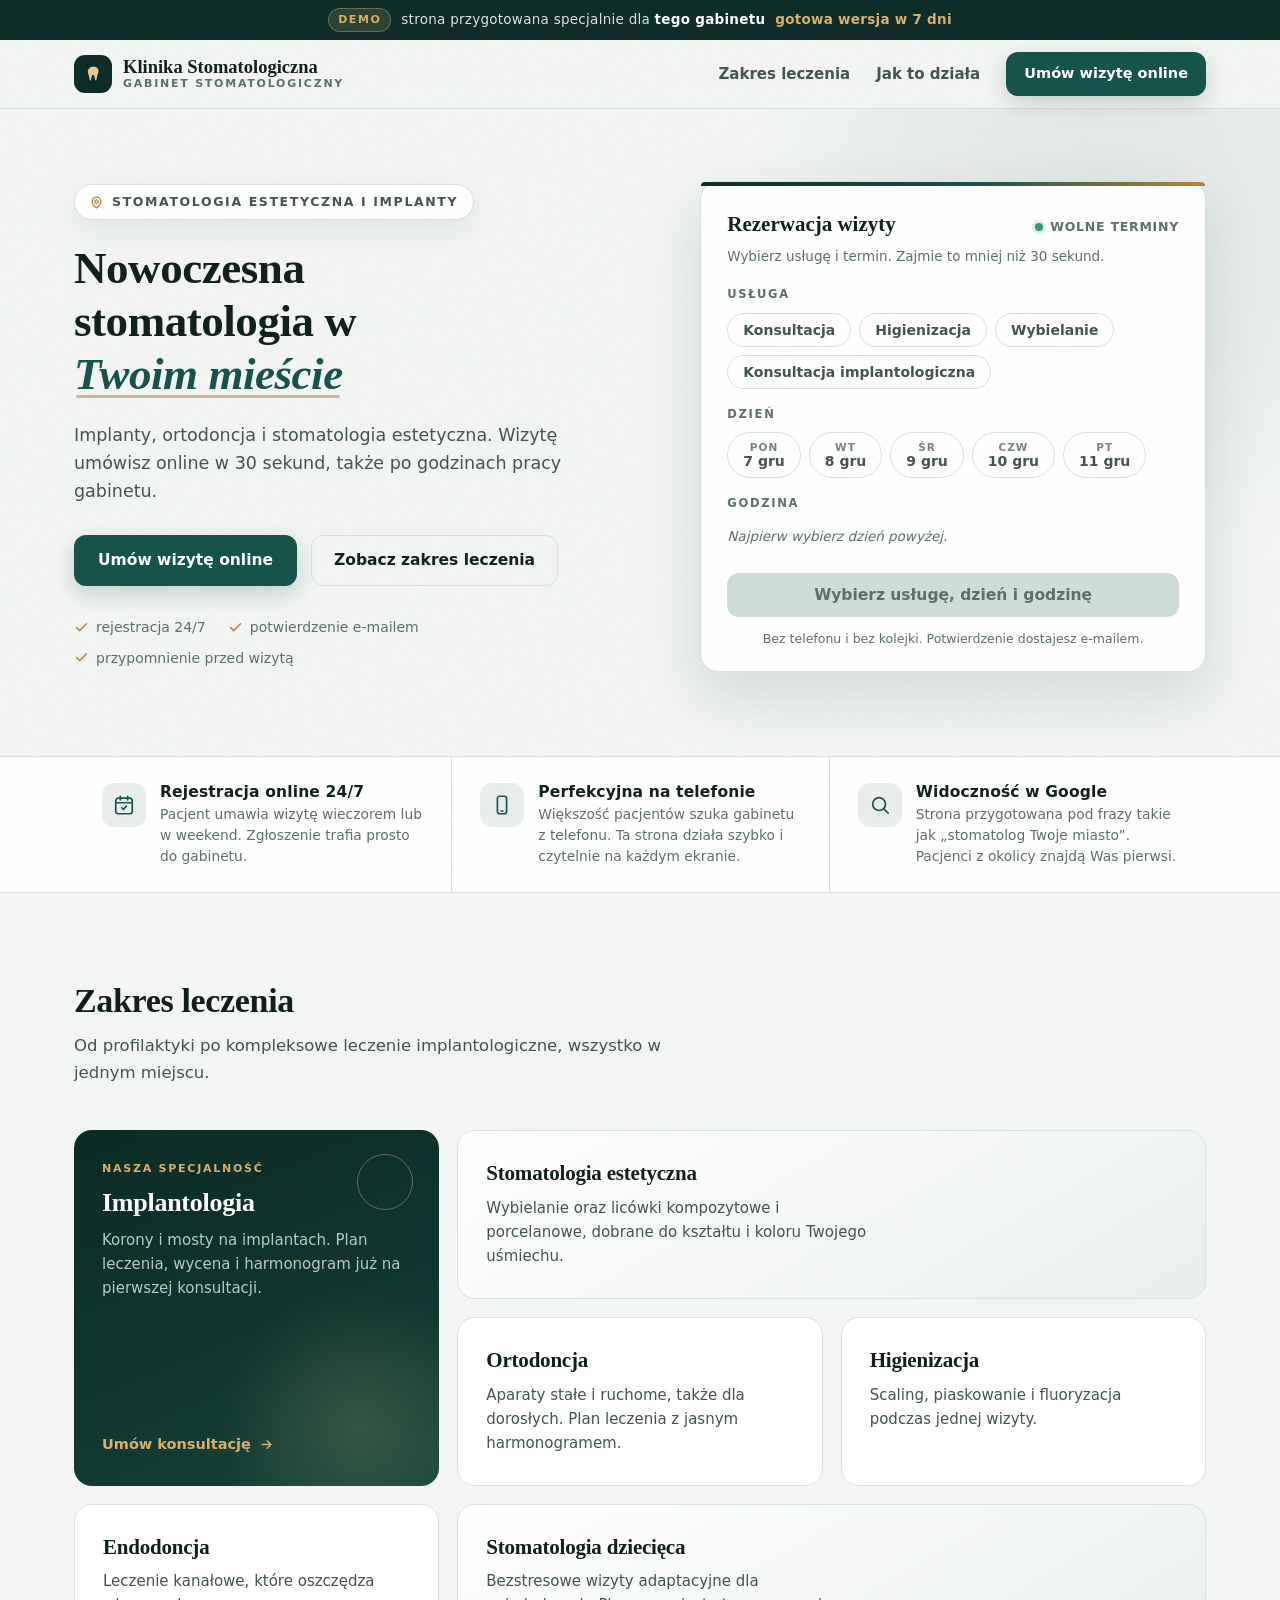
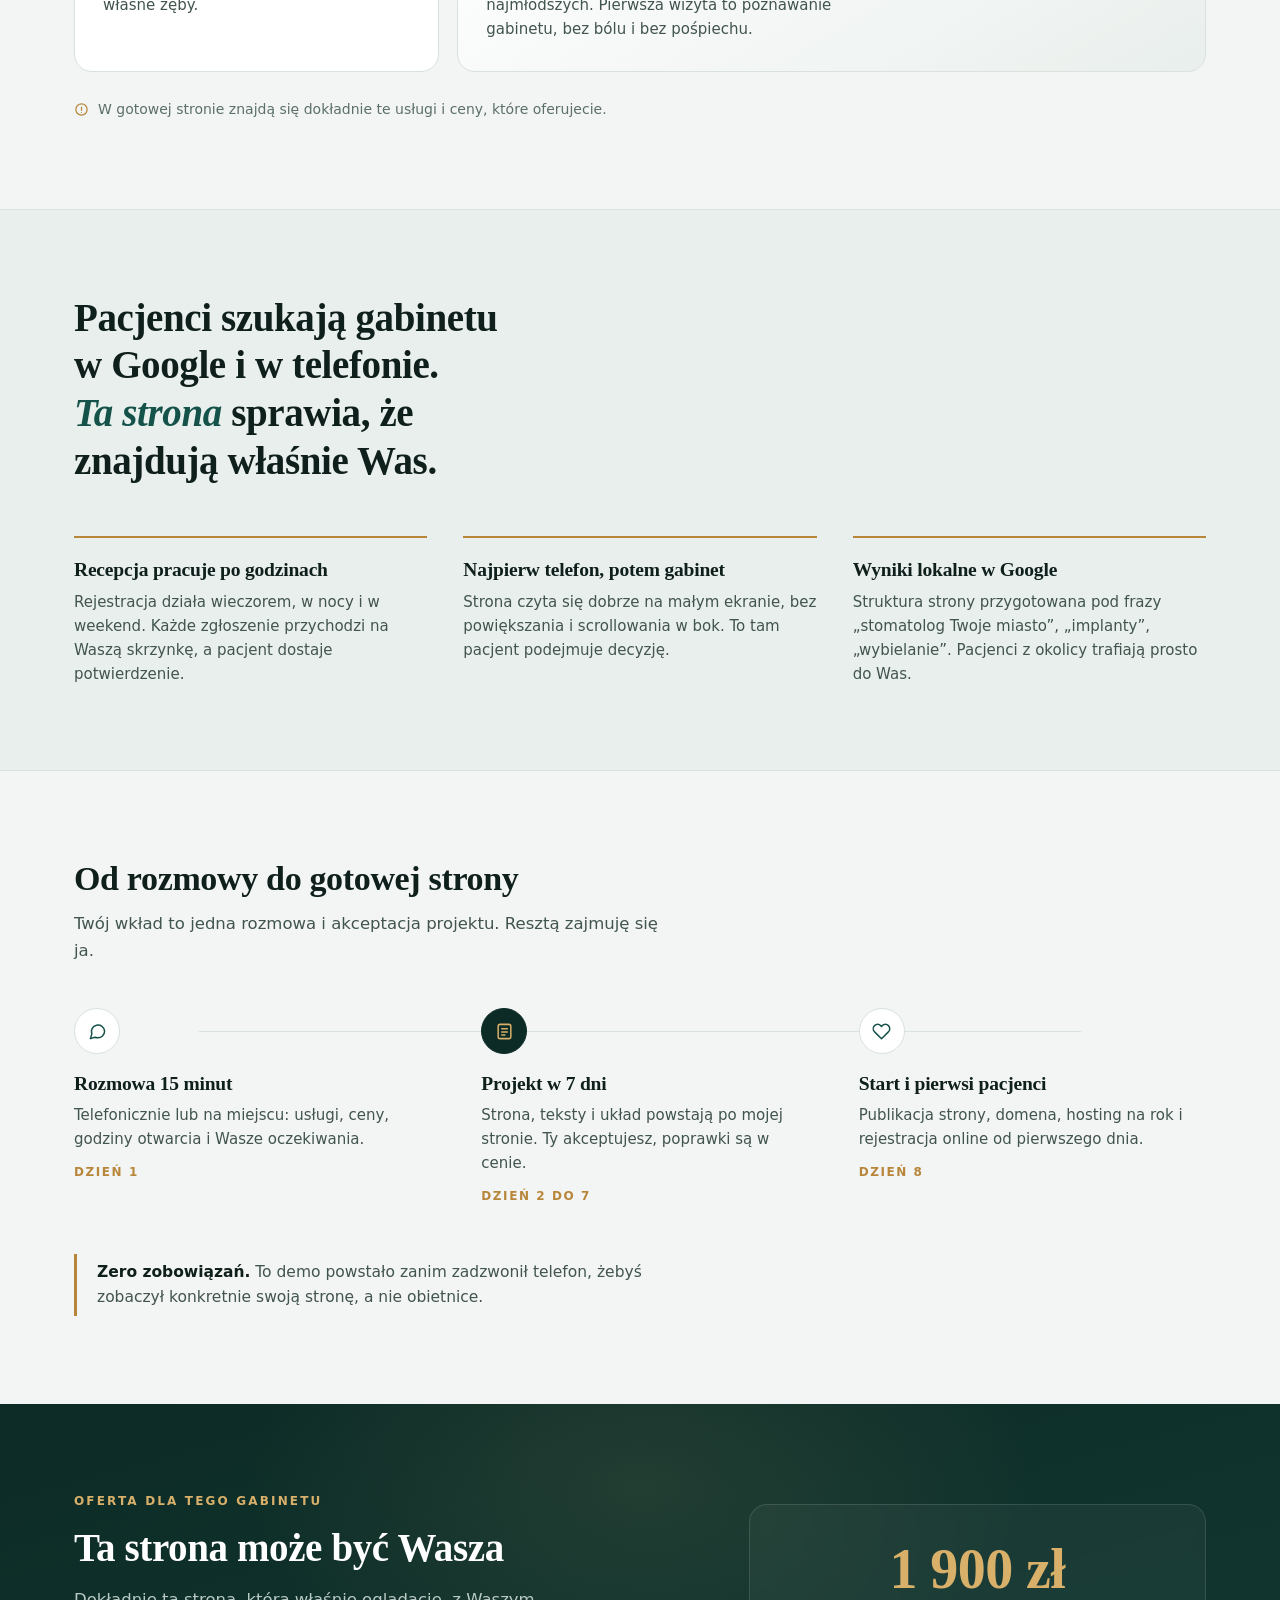
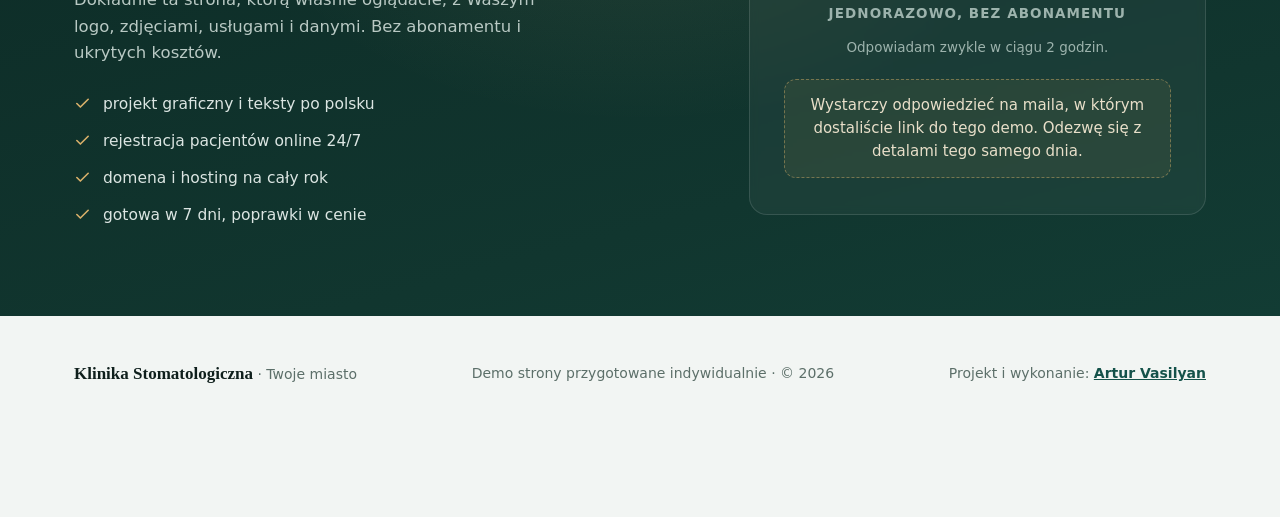
<file: src.html>
<!DOCTYPE html>
<html lang="pl">
<head>
<meta name="robots" content="noindex, nofollow">
<meta charset="UTF-8">
<meta name="viewport" content="width=device-width, initial-scale=1.0">
<title>Demo strony dla gabinetu stomatologicznego</title>
<meta name="description" content="Demo strony dla gabinetu stomatologicznego: rejestracja pacjentów online 24/7, wersja mobilna, widoczność w Google. Gotowa strona w 7 dni, od 1 900 zł.">
<meta property="og:title" content="Demo strony dla Twojego gabinetu stomatologicznego">
<meta property="og:description" content="Tak może wyglądać strona Twojego gabinetu: rejestracja online 24/7, wersja mobilna, widoczność w Google. Gotowa w 7 dni.">
<meta property="og:type" content="website">
<meta property="og:url" content="https://vasilyanaptyp-oss.github.io/demo-stomatologia/">
<meta property="og:locale" content="pl_PL">
<link rel="icon" href="data:image/svg+xml,%3Csvg xmlns='http://www.w3.org/2000/svg' viewBox='0 0 48 48'%3E%3Crect width='48' height='48' rx='12' fill='%230d2b26'/%3E%3Cpath d='M24 11c-5.4 0-9 3.4-9 8 0 2.7 1.1 4.5 1.6 6.5.5 1.9.8 4 1.2 6.5.2 1.3 2 1.4 2.3 0 .4-2.1 1-5.1 1.5-6.5.4-1 .9-1.4 1.6-1.4s1.2.4 1.6 1.4c.5 1.4 1.1 4.4 1.5 6.5.3 1.4 2.1 1.3 2.3 0 .4-2.5.7-4.6 1.2-6.5.5-2 1.6-3.8 1.6-6.5 0-4.6-3.6-8-9-8z' fill='%23e8c98a'/%3E%3C/svg%3E">
<style>
/* ============================================================
   FONTY: Playfair Display (variable) + Manrope (variable), latin + latin-ext,
   wbudowane base64 — plik jest samowystarczalny, bez zewnętrznych zależności.
   ============================================================ */
/*FONTS_EMBED*/

/* ============================================================
   DESIGN TOKENS
   Paleta: porcelanowa biel + głęboka leśna zieleń + stonowane złoto (tylko akcent).
   System promieni: karty 18px, przyciski 12px, chipy pełne (dokumentowana zasada).
   Jednostka bazowa siatki: 8px.
   ============================================================ */
:root{
  --bg:#f2f5f3; --card:#ffffff; --bg-tint:#e9efec; --line:#d9e2dd;
  --ink:#0f1f1c; --mut:#42544f; --mut-2:#5c6f69;
  --forest:#0d2b26; --forest-2:#11362f; --btn:#14524a; --btn-h:#0f423b;
  --gold:#b8863b; --gold-l:#d8b06a; --gold-soft:#f0e3c8;
  --mint-line:#cfdeda;
  --r-card:18px; --r-btn:12px;
  --sh-1:0 10px 30px rgba(13,43,38,.07);
  --sh-2:0 24px 60px rgba(13,43,38,.13);
  --ease:cubic-bezier(.16,1,.3,1);
  --sans:'Manrope',system-ui,-apple-system,'Segoe UI',Arial,sans-serif;
  --serif:'Playfair Display',Georgia,'Times New Roman',serif;
}
*{margin:0;padding:0;box-sizing:border-box}
html{scroll-behavior:smooth}
body{font-family:var(--sans);color:var(--ink);background:var(--bg);line-height:1.6;font-size:16.5px;-webkit-font-smoothing:antialiased;overflow-x:hidden}
::selection{background:var(--forest);color:#fff}
h1,h2,h3{font-family:var(--serif);font-weight:600;line-height:1.18;letter-spacing:-.01em}
a{color:var(--btn)}
img,svg{max-width:100%}
a:focus-visible,button:focus-visible{outline:3px solid var(--gold);outline-offset:2px;border-radius:6px}
.wrap{max-width:1180px;margin:0 auto;padding:0 24px}

/* ziarno — jedna statyczna warstwa na całej stronie */
body::after{content:"";position:fixed;inset:0;z-index:60;pointer-events:none;opacity:.05;
  background-image:url("data:image/svg+xml,%3Csvg xmlns='http://www.w3.org/2000/svg' width='140' height='140'%3E%3Cfilter id='n'%3E%3CfeTurbulence type='fractalNoise' baseFrequency='.9' numOctaves='2' stitchTiles='stitch'/%3E%3C/filter%3E%3Crect width='140' height='140' filter='url(%23n)' opacity='.6'/%3E%3C/svg%3E")}

/* ---------- pasek demo ---------- */
.demo-bar{background:var(--forest);color:#d9e4e0;font-size:13.5px;letter-spacing:.02em}
.demo-bar .wrap{display:flex;align-items:center;justify-content:center;gap:10px;min-height:40px;flex-wrap:wrap;text-align:center;padding-top:6px;padding-bottom:6px}
.demo-bar .tag{background:rgba(232,201,138,.14);color:var(--gold-l);border:1px solid rgba(232,201,138,.32);font-weight:700;font-size:11px;letter-spacing:.14em;text-transform:uppercase;padding:2px 9px;border-radius:999px}
.demo-bar b{color:#fff;font-weight:600}
.demo-bar .days{color:var(--gold-l);font-weight:600;white-space:nowrap}

/* ---------- nawigacja ---------- */
header{background:rgba(242,245,243,.92);backdrop-filter:blur(10px);-webkit-backdrop-filter:blur(10px);border-bottom:1px solid var(--line);position:sticky;top:0;z-index:40}
.nav{display:flex;align-items:center;justify-content:space-between;gap:18px;min-height:68px}
.logo{display:flex;align-items:center;gap:11px;min-width:0;text-decoration:none;color:var(--ink)}
.logo .mark{flex:none;width:38px;height:38px;border-radius:11px;background:var(--forest);display:grid;place-items:center}
.logo .name{font-family:var(--serif);font-weight:600;font-size:18.5px;line-height:1.15;white-space:nowrap;overflow:hidden;text-overflow:ellipsis;max-width:min(44vw,380px)}
.logo .sub{display:block;font-family:var(--sans);font-size:11px;font-weight:700;letter-spacing:.16em;text-transform:uppercase;color:var(--mut-2)}
.nav-links{display:flex;align-items:center;gap:26px}
.nav-links a.lnk{color:var(--mut);text-decoration:none;font-weight:600;font-size:15px}
.nav-links a.lnk:hover{color:var(--ink)}
.btn{display:inline-flex;align-items:center;justify-content:center;gap:9px;border-radius:var(--r-btn);font-weight:700;font-size:15.5px;text-decoration:none;border:none;cursor:pointer;font-family:var(--sans);transition:transform .18s var(--ease),background-color .18s var(--ease),box-shadow .18s var(--ease),border-color .18s var(--ease),color .18s var(--ease)}
.btn:active{transform:translateY(1px) scale(.985)}
.btn-p{background:var(--btn);color:#fff;padding:13px 24px;box-shadow:0 8px 22px rgba(13,43,38,.18)}
.btn-p:hover{background:var(--btn-h);transform:translateY(-1px)}
.btn-s{background:transparent;color:var(--ink);border:1.5px solid var(--line);padding:12px 22px}
.btn-s:hover{border-color:var(--btn);color:var(--btn)}
.btn-nav{padding:10px 18px;font-size:14.5px}

/* ---------- hero ---------- */
.hero{position:relative;padding:72px 0 84px;overflow:hidden}
.hero::before{content:"";position:absolute;top:-260px;right:-180px;width:720px;height:720px;border-radius:50%;background:radial-gradient(circle,rgba(20,82,74,.08) 0%,rgba(20,82,74,.035) 45%,transparent 70%);pointer-events:none}
.hero-grid{position:relative;display:grid;grid-template-columns:1.06fr .94fr;gap:56px;align-items:center}
.kicker{display:inline-flex;align-items:center;gap:9px;background:#fff;border:1px solid var(--line);color:var(--mut);font-weight:700;font-size:12.5px;letter-spacing:.13em;text-transform:uppercase;padding:7px 15px;border-radius:999px;margin-bottom:22px;box-shadow:var(--sh-1)}
.kicker .pin{color:var(--gold);flex:none}
h1{font-size:clamp(31px,4.2vw,45px);max-width:15ch}
h1 .miasto{font-style:italic;font-weight:600;color:var(--btn);position:relative;white-space:nowrap}
h1 .miasto::after{content:"";position:absolute;left:.04em;right:.06em;bottom:.02em;height:.08em;background:var(--gold);opacity:.55;border-radius:2px}
.lead{color:var(--mut);font-size:17.5px;margin:20px 0 30px;max-width:46ch}
.hero-cta{display:flex;gap:14px;flex-wrap:wrap}
.hero .zauf{margin-top:30px;display:flex;gap:8px 22px;color:var(--mut-2);font-size:14px;flex-wrap:wrap}
.hero .zauf span{display:flex;align-items:center;gap:7px}
.hero .zauf svg{color:var(--gold);flex:none}

/* ---------- widżet rezerwacji (prawdziwy, działający) ---------- */
.widget{background:var(--card);border:1px solid var(--line);border-radius:var(--r-card);box-shadow:var(--sh-2);padding:26px 26px 22px;position:relative}
.widget::before{content:"";position:absolute;inset:0 0 auto 0;height:4px;border-radius:var(--r-card) var(--r-card) 0 0;background:linear-gradient(90deg,var(--forest) 0%,var(--btn) 55%,var(--gold) 100%)}
.w-head{display:flex;align-items:baseline;justify-content:space-between;gap:12px;flex-wrap:wrap;margin-bottom:4px}
.w-title{font-family:var(--serif);font-weight:600;font-size:21px}
.w-live{display:inline-flex;align-items:center;gap:7px;font-size:12.5px;font-weight:700;color:var(--mut-2);letter-spacing:.06em;text-transform:uppercase}
.w-live .dot{width:8px;height:8px;border-radius:50%;background:#2e9b6e;box-shadow:0 0 0 3px rgba(46,155,110,.16);flex:none}
.w-sub{color:var(--mut-2);font-size:13.5px;margin-bottom:18px}
.w-step{border:none;margin-bottom:16px}
.w-step legend{font-size:11.5px;font-weight:800;letter-spacing:.15em;text-transform:uppercase;color:var(--mut-2);margin-bottom:9px;padding:0}
.chips{display:flex;flex-wrap:wrap;gap:8px}
.chip{font-family:var(--sans);font-size:14px;font-weight:600;color:var(--mut);background:#fff;border:1.5px solid var(--line);border-radius:999px;padding:8px 15px;cursor:pointer;transition:border-color .16s var(--ease),background-color .16s var(--ease),color .16s var(--ease),transform .16s var(--ease)}
.chip:hover{border-color:var(--btn);color:var(--btn)}
.chip:active{transform:scale(.97)}
.chip[aria-pressed="true"]{background:var(--forest);border-color:var(--forest);color:#fff}
.chip:disabled{opacity:.38;cursor:not-allowed;text-decoration:line-through}
.chip .dzien{display:block;text-align:center}
.day-chip{min-width:64px;text-align:center}
.day-chip small{display:block;font-size:10.5px;font-weight:800;letter-spacing:.1em;text-transform:uppercase;color:inherit;opacity:.72}
.w-confirm{width:100%;margin-top:4px}
.w-confirm:disabled{background:var(--mint-line);color:var(--mut-2);box-shadow:none;cursor:not-allowed}
.w-note{color:var(--mut-2);font-size:12.5px;text-align:center;margin-top:12px}
.w-empty{display:block;font-size:13.5px;color:var(--mut-2);font-style:italic;padding:5px 0}
.w-success{border-top:1px dashed var(--line);margin-top:18px;padding-top:16px;display:none}
.w-success.on{display:block;animation:wsp .35s var(--ease)}
.w-success .big{display:flex;align-items:center;gap:10px;font-weight:800;font-size:15.5px;color:var(--btn)}
.w-success .big .tick{flex:none;width:26px;height:26px;border-radius:50%;background:var(--forest);color:var(--gold-l);display:grid;place-items:center}
.w-success p{color:var(--mut);font-size:13.5px;margin-top:7px}
@keyframes wsp{from{opacity:0;transform:translateY(8px)}to{opacity:1;transform:none}}

/* ---------- pasek korzyści ---------- */
.perks{border-top:1px solid var(--line);border-bottom:1px solid var(--line);background:#fff}
.perks .wrap{display:grid;grid-template-columns:repeat(3,1fr);}
.perk{display:flex;gap:14px;align-items:flex-start;padding:26px 28px}
.perk + .perk{border-left:1px solid var(--line)}
.perk .p-ico{flex:none;width:44px;height:44px;border-radius:12px;background:var(--bg-tint);color:var(--btn);display:grid;place-items:center}
.perk h3{font-family:var(--sans);font-weight:800;font-size:15.5px;letter-spacing:.01em;margin-bottom:3px}
.perk p{color:var(--mut-2);font-size:13.8px;line-height:1.5}

/* ---------- usługi: bento ---------- */
section{padding:88px 0}
.sec-head{max-width:56ch;margin-bottom:44px}
.sec-head h2{font-size:clamp(26px,3vw,34px)}
.sec-head .sub{color:var(--mut);margin-top:12px;font-size:16.5px}
.bento{display:grid;grid-template-columns:repeat(3,1fr);grid-template-rows:auto auto;gap:18px}
.tile{border:1px solid var(--line);border-radius:var(--r-card);background:var(--card);padding:30px 28px;position:relative;overflow:hidden;transition:transform .22s var(--ease),box-shadow .22s var(--ease)}
.tile:hover{transform:translateY(-4px);box-shadow:var(--sh-1)}
.tile h3{font-size:21px;margin-bottom:10px}
.tile p{color:var(--mut);font-size:15px;max-width:40ch}
.tile .t-eyebrow{font-size:11px;font-weight:800;letter-spacing:.16em;text-transform:uppercase;color:var(--gold);margin-bottom:10px}
.tile-feat{grid-row:span 2;display:flex;flex-direction:column;justify-content:flex-end;min-height:340px;border:none;color:#eef3f1;background:linear-gradient(158deg,var(--forest) 0%,var(--forest-2) 58%,#16453b 100%)}
.tile-feat::before{content:"";position:absolute;inset:auto -70px -90px auto;width:300px;height:300px;border-radius:50%;background:radial-gradient(circle,rgba(232,201,138,.16) 0%,transparent 65%)}
.tile-feat::after{content:"";position:absolute;top:24px;right:26px;width:54px;height:54px;border:1px solid rgba(232,201,138,.4);border-radius:50%}
.tile-feat h3{font-size:26px;color:#fff}
.tile-feat p{color:#b9c9c4;font-size:15px}
.tile-feat .t-eyebrow{color:var(--gold-l)}
.tile-feat .tile-link{margin-top:auto;padding-top:22px;font-weight:700;font-size:14.5px;color:var(--gold-l);text-decoration:none;display:inline-flex;align-items:center;gap:8px}
.tile-feat .tile-link:hover{color:#fff}
.tile-2{grid-column:span 2;background:linear-gradient(150deg,#ffffff 0%,var(--bg-tint) 100%)}
.tile-note{margin-top:26px;color:var(--mut-2);font-size:14px;display:flex;align-items:center;gap:9px}
.tile-note svg{color:var(--gold);flex:none}

/* ---------- dlaczego (pitch, jasny tint) ---------- */
.why{background:var(--bg-tint);border-top:1px solid var(--line);border-bottom:1px solid var(--line)}
.why .statement{font-family:var(--serif);font-weight:600;font-size:clamp(27px,3.4vw,39px);line-height:1.22;max-width:22ch;letter-spacing:-.01em}
.why .statement em{font-style:italic;color:var(--btn);white-space:nowrap}
.why-cols{display:grid;grid-template-columns:repeat(3,1fr);gap:36px;margin-top:52px}
.why-col{border-top:2px solid var(--gold);padding-top:20px}
.why-col h3{font-size:19.5px;margin-bottom:9px}
.why-col p{color:var(--mut);font-size:15px}

/* ---------- proces: oś czasu ---------- */
.steps{display:grid;grid-template-columns:repeat(3,1fr);gap:0;position:relative;margin-top:8px}
.steps::before{content:"";position:absolute;top:23px;left:11%;right:11%;height:1px;background:var(--line)}
.step{padding:0 30px 0 0;position:relative}
.step + .step{padding-left:30px;padding-right:0}
.step .s-dot{width:46px;height:46px;border-radius:50%;background:#fff;border:1.5px solid var(--line);display:grid;place-items:center;color:var(--btn);margin-bottom:18px;position:relative;z-index:1}
.step:nth-child(2) .s-dot{background:var(--forest);border-color:var(--forest);color:var(--gold-l)}
.step h3{font-size:19.5px;margin-bottom:8px}
.step p{color:var(--mut);font-size:15px;max-width:34ch}
.step .s-meta{margin-top:12px;display:inline-block;font-size:12px;font-weight:800;letter-spacing:.13em;text-transform:uppercase;color:var(--gold)}
.steps-note{margin-top:46px;border-left:3px solid var(--gold);padding:6px 0 6px 20px;color:var(--mut);font-size:15.5px;max-width:60ch}
.steps-note b{color:var(--ink)}

/* ---------- oferta (jedyna ciemna sekcja) ---------- */
.oferta{background:linear-gradient(165deg,var(--forest) 0%,var(--forest-2) 70%,#123c34 100%);color:#eef3f1;position:relative;overflow:hidden}
.oferta::before{content:"";position:absolute;top:-180px;left:50%;transform:translateX(-50%);width:860px;height:520px;background:radial-gradient(ellipse,rgba(232,201,138,.09) 0%,transparent 65%);pointer-events:none}
.oferta .wrap{position:relative}
.of-grid{display:grid;grid-template-columns:1.15fr .85fr;gap:56px;align-items:center}
.of-kicker{font-size:12px;font-weight:800;letter-spacing:.18em;text-transform:uppercase;color:var(--gold-l)}
.oferta h2{font-size:clamp(28px,3.4vw,39px);color:#fff;margin:14px 0 16px}
.oferta .opis{color:#b9c9c4;font-size:16.5px;max-width:48ch}
.of-list{list-style:none;margin-top:26px;display:grid;gap:12px}
.of-list li{display:flex;gap:12px;align-items:flex-start;color:#dbe5e2;font-size:15.5px}
.of-list svg{flex:none;color:var(--gold-l);margin-top:3px}
.of-card{background:rgba(255,255,255,.045);border:1px solid rgba(255,255,255,.12);border-radius:var(--r-card);padding:36px 34px;text-align:center;backdrop-filter:blur(4px);-webkit-backdrop-filter:blur(4px)}
.of-price{font-family:var(--serif);font-weight:600;font-size:56px;color:var(--gold-l);line-height:1;letter-spacing:-.01em}
.of-price small{display:block;font-family:var(--sans);font-size:13.5px;font-weight:600;color:#9db3ad;letter-spacing:.08em;text-transform:uppercase;margin-top:10px}
.of-card .btn{width:100%;margin-top:26px;background:var(--gold);color:#231807;box-shadow:0 10px 26px rgba(184,134,59,.28)}
.of-card .btn:hover{background:var(--gold-l)}
.of-odp{margin-top:16px;font-size:13.5px;color:#9db3ad}
.of-fallback{display:none;margin-top:20px;font-size:15px;line-height:1.55;color:#e8dfc9;border:1px dashed rgba(216,176,106,.45);border-radius:12px;padding:14px 16px;background:rgba(216,176,106,.07)}

/* ---------- stopka ---------- */
footer{padding:44px 0 130px;color:var(--mut-2);font-size:14px}
footer .wrap{display:flex;justify-content:space-between;gap:18px;flex-wrap:wrap;align-items:center}
footer .f-brand{font-family:var(--serif);font-weight:600;font-size:17px;color:var(--ink)}
footer a{color:var(--btn);font-weight:600}

/* ---------- pasek odpowiedzi (telefon) ---------- */
.reply-bar{display:none;position:fixed;left:0;right:0;bottom:0;z-index:50;background:rgba(255,255,255,.96);backdrop-filter:blur(10px);-webkit-backdrop-filter:blur(10px);border-top:1px solid var(--line);box-shadow:0 -8px 28px rgba(13,43,38,.12);padding:10px 14px}
.reply-bar .btn{width:100%}

/* ---------- animacje wejścia ---------- */
.rv{opacity:0;transform:translateY(20px);transition:opacity .4s var(--ease),transform .4s var(--ease)}
.rv.in{opacity:1;transform:none}
.rv-d1{transition-delay:.08s}.rv-d2{transition-delay:.16s}.rv-d3{transition-delay:.24s}

/* ---------- responsywność ---------- */
@media(max-width:1020px){
  .hero-grid{grid-template-columns:1fr;gap:44px}
  .hero{padding:56px 0 64px}
  h1{max-width:18ch}
  .bento{grid-template-columns:1fr 1fr}
  .tile-feat{grid-row:auto;grid-column:span 2;min-height:230px}
  .tile-2{grid-column:span 2}
  .of-grid{grid-template-columns:1fr;gap:40px}
  .why-cols{grid-template-columns:1fr;gap:30px}
  .steps{grid-template-columns:1fr;gap:34px}
  .steps::before{display:none}
  .step{padding:0!important}
  .perks .wrap{grid-template-columns:1fr}
  .perk + .perk{border-left:none;border-top:1px solid var(--line)}
}
@media(max-width:820px){
  .reply-bar{display:block}
  .nav-links a.lnk{display:none}
  section{padding:64px 0}
}
@media(max-width:560px){
  body{font-size:16px}
  .bento{grid-template-columns:1fr}
  .tile-feat,.tile-2{grid-column:auto}
  .widget{padding:22px 18px 18px}
  .demo-bar .days{display:none}
}
@media (prefers-reduced-motion: reduce){
  html{scroll-behavior:auto}
  *,*::before,*::after{transition:none!important;animation:none!important}
  .rv{opacity:1;transform:none}
}
</style>
</head>
<body>

<!-- pasek demo: jedyny element mówiący głosem wykonawcy -->
<div class="demo-bar">
  <div class="wrap">
    <span class="tag">Demo</span>
    <span>strona przygotowana specjalnie dla <b id="klinika-bar">tego gabinetu</b></span>
    <span class="days">gotowa wersja w 7 dni</span>
  </div>
</div>

<header>
  <div class="wrap nav">
    <a class="logo" href="#" aria-label="Strona główna demo">
      <span class="mark" aria-hidden="true">
        <svg width="21" height="21" viewBox="0 0 24 24"><path d="M12 3C8.2 3 5.5 5.4 5.5 8.7c0 1.9.8 3.2 1.2 4.7.4 1.4.6 2.9.9 4.7.1.9 1.4 1 1.6 0 .3-1.5.7-3.7 1.1-4.7.3-.7.7-1 1.2-1s.9.3 1.2 1c.4 1 .8 3.2 1.1 4.7.2 1 1.5.9 1.6 0 .3-1.8.5-3.3.9-4.7.4-1.5 1.2-2.8 1.2-4.7C18.5 5.4 15.8 3 12 3z" fill="#e8c98a"/></svg>
      </span>
      <span class="name"><span id="klinika-nav">Klinika Stomatologiczna</span><span class="sub" id="gorod-nav">Gabinet stomatologiczny</span></span>
    </a>
    <nav class="nav-links" aria-label="Menu główne">
      <a class="lnk" href="#uslugi">Zakres leczenia</a>
      <a class="lnk" href="#jak-to-dziala">Jak to działa</a>
      <a class="btn btn-p btn-nav" href="#rezerwacja">Umów wizytę online</a>
    </nav>
  </div>
</header>

<main>
<!-- ================= HERO ================= -->
<div class="hero">
  <div class="wrap hero-grid">
    <div>
      <p class="kicker rv"><svg class="pin" width="13" height="13" viewBox="0 0 24 24" fill="none" stroke="currentColor" stroke-width="2.4" stroke-linecap="round" stroke-linejoin="round" aria-hidden="true"><path d="M20 10c0 6-8 12-8 12s-8-6-8-12a8 8 0 0 1 16 0Z"/><circle cx="12" cy="10" r="3"/></svg><span id="kicker">Stomatologia estetyczna i implanty</span></p>
      <h1 class="rv rv-d1">Nowoczesna stomatologia w <span class="miasto" id="gorod-h1">Twoim mieście</span></h1>
      <p class="lead rv rv-d2">Implanty, ortodoncja i stomatologia estetyczna. Wizytę umówisz online w 30 sekund, także po godzinach pracy gabinetu.</p>
      <div class="hero-cta rv rv-d3">
        <a class="btn btn-p" href="#rezerwacja">Umów wizytę online</a>
        <a class="btn btn-s" href="#uslugi">Zobacz zakres leczenia</a>
      </div>
      <div class="zauf rv rv-d3">
        <span><svg width="15" height="15" viewBox="0 0 24 24" fill="none" stroke="currentColor" stroke-width="2.4" stroke-linecap="round" stroke-linejoin="round" aria-hidden="true"><path d="M20 6L9 17l-5-5"/></svg>rejestracja 24/7</span>
        <span><svg width="15" height="15" viewBox="0 0 24 24" fill="none" stroke="currentColor" stroke-width="2.4" stroke-linecap="round" stroke-linejoin="round" aria-hidden="true"><path d="M20 6L9 17l-5-5"/></svg>potwierdzenie e-mailem</span>
        <span><svg width="15" height="15" viewBox="0 0 24 24" fill="none" stroke="currentColor" stroke-width="2.4" stroke-linecap="round" stroke-linejoin="round" aria-hidden="true"><path d="M20 6L9 17l-5-5"/></svg>przypomnienie przed wizytą</span>
      </div>
    </div>

    <!-- PRAWDZIWY, DZIAŁAJĄCY WIDŻET REZERWACJI -->
    <div class="widget rv rv-d2" id="rezerwacja" aria-label="Formularz rejestracji online">
      <div class="w-head">
        <span class="w-title">Rezerwacja wizyty</span>
        <span class="w-live"><span class="dot" aria-hidden="true"></span>wolne terminy</span>
      </div>
      <p class="w-sub">Wybierz usługę i termin. Zajmie to mniej niż 30 sekund.</p>
      <form id="w-form">
        <fieldset class="w-step">
          <legend>Usługa</legend>
          <div class="chips" id="w-uslugi" role="group" aria-label="Wybierz usługę"></div>
        </fieldset>
        <fieldset class="w-step">
          <legend>Dzień</legend>
          <div class="chips" id="w-dni" role="group" aria-label="Wybierz dzień wizyty"></div>
        </fieldset>
        <fieldset class="w-step">
          <legend>Godzina</legend>
          <div class="chips" id="w-godziny" role="group" aria-label="Wybierz godzinę wizyty"></div>
        </fieldset>
        <button class="btn btn-p w-confirm" id="w-confirm" type="submit" disabled>Potwierdź termin</button>
      </form>
      <p class="w-note">Bez telefonu i bez kolejki. Potwierdzenie dostajesz e-mailem.</p>
      <div class="w-success" id="w-success" role="status">
        <p class="big"><span class="tick" aria-hidden="true"><svg width="13" height="13" viewBox="0 0 24 24" fill="none" stroke="currentColor" stroke-width="3" stroke-linecap="round" stroke-linejoin="round"><path d="M20 6L9 17l-5-5"/></svg></span><span id="w-success-txt">Termin zarezerwowany</span></p>
        <p id="w-success-sub"></p>
      </div>
    </div>
  </div>
</div>

<!-- ================= KORZYŚCI ================= -->
<div class="perks">
  <div class="wrap">
    <div class="perk rv">
      <span class="p-ico" aria-hidden="true"><svg width="22" height="22" viewBox="0 0 24 24" fill="none" stroke="currentColor" stroke-width="1.8" stroke-linecap="round" stroke-linejoin="round"><rect x="3" y="4.5" width="18" height="17" rx="3"/><path d="M8 2.5v4M16 2.5v4M3 9.5h18M9.5 15l1.7 1.7 3.2-3.2"/></svg></span>
      <div>
        <h3>Rejestracja online 24/7</h3>
        <p>Pacjent umawia wizytę wieczorem lub w weekend. Zgłoszenie trafia prosto do gabinetu.</p>
      </div>
    </div>
    <div class="perk rv rv-d1">
      <span class="p-ico" aria-hidden="true"><svg width="22" height="22" viewBox="0 0 24 24" fill="none" stroke="currentColor" stroke-width="1.8" stroke-linecap="round" stroke-linejoin="round"><rect x="7" y="2.5" width="10" height="19" rx="2.5"/><path d="M11 18.5h2"/></svg></span>
      <div>
        <h3>Perfekcyjna na telefonie</h3>
        <p>Większość pacjentów szuka gabinetu z telefonu. Ta strona działa szybko i czytelnie na każdym ekranie.</p>
      </div>
    </div>
    <div class="perk rv rv-d2">
      <span class="p-ico" aria-hidden="true"><svg width="22" height="22" viewBox="0 0 24 24" fill="none" stroke="currentColor" stroke-width="1.8" stroke-linecap="round" stroke-linejoin="round"><circle cx="11" cy="11" r="7"/><path d="M21 21l-4.3-4.3"/></svg></span>
      <div>
        <h3>Widoczność w Google</h3>
        <p>Strona przygotowana pod frazy takie jak „stomatolog <span id="gorod-seo">Twoje miasto</span>”. Pacjenci z okolicy znajdą Was pierwsi.</p>
      </div>
    </div>
  </div>
</div>

<!-- ================= USŁUGI ================= -->
<section id="uslugi">
  <div class="wrap">
    <div class="sec-head rv">
      <h2>Zakres leczenia</h2>
      <p class="sub">Od profilaktyki po kompleksowe leczenie implantologiczne, wszystko w jednym miejscu.</p>
    </div>
    <div class="bento">
      <div class="tile tile-feat rv">
        <p class="t-eyebrow">Nasza specjalność</p>
        <h3>Implantologia</h3>
        <p>Korony i mosty na implantach. Plan leczenia, wycena i harmonogram już na pierwszej konsultacji.</p>
        <a class="tile-link" href="#rezerwacja">Umów konsultację
          <svg width="15" height="15" viewBox="0 0 24 24" fill="none" stroke="currentColor" stroke-width="2.2" stroke-linecap="round" stroke-linejoin="round" aria-hidden="true"><path d="M5 12h14M13 6l6 6-6 6"/></svg></a>
      </div>
      <div class="tile tile-2 rv rv-d1">
        <h3>Stomatologia estetyczna</h3>
        <p>Wybielanie oraz licówki kompozytowe i porcelanowe, dobrane do kształtu i koloru Twojego uśmiechu.</p>
      </div>
      <div class="tile rv rv-d2">
        <h3>Ortodoncja</h3>
        <p>Aparaty stałe i ruchome, także dla dorosłych. Plan leczenia z jasnym harmonogramem.</p>
      </div>
      <div class="tile rv">
        <h3>Higienizacja</h3>
        <p>Scaling, piaskowanie i fluoryzacja podczas jednej wizyty.</p>
      </div>
      <div class="tile rv rv-d1">
        <h3>Endodoncja</h3>
        <p>Leczenie kanałowe, które oszczędza własne zęby.</p>
      </div>
      <div class="tile tile-2 rv rv-d2">
        <h3>Stomatologia dziecięca</h3>
        <p>Bezstresowe wizyty adaptacyjne dla najmłodszych. Pierwsza wizyta to poznawanie gabinetu, bez bólu i bez pośpiechu.</p>
      </div>
    </div>
    <p class="tile-note rv"><svg width="15" height="15" viewBox="0 0 24 24" fill="none" stroke="currentColor" stroke-width="2" stroke-linecap="round" stroke-linejoin="round" aria-hidden="true"><circle cx="12" cy="12" r="9"/><path d="M12 8v5M12 16.5v.01"/></svg>
      W gotowej stronie znajdą się dokładnie te usługi i ceny, które oferujecie.</p>
  </div>
</section>

<!-- ================= DLACZEGO TA STRONA ================= -->
<div class="why">
  <section style="padding:84px 0">
    <div class="wrap">
      <p class="statement rv">Pacjenci szukają gabinetu w Google i w telefonie. <em>Ta strona</em> sprawia, że znajdują właśnie Was.</p>
      <div class="why-cols">
        <div class="why-col rv">
          <h3>Recepcja pracuje po godzinach</h3>
          <p>Rejestracja działa wieczorem, w nocy i w weekend. Każde zgłoszenie przychodzi na Waszą skrzynkę, a pacjent dostaje potwierdzenie.</p>
        </div>
        <div class="why-col rv rv-d1">
          <h3>Najpierw telefon, potem gabinet</h3>
          <p>Strona czyta się dobrze na małym ekranie, bez powiększania i scrollowania w bok. To tam pacjent podejmuje decyzję.</p>
        </div>
        <div class="why-col rv rv-d2">
          <h3>Wyniki lokalne w Google</h3>
          <p>Struktura strony przygotowana pod frazy „stomatolog <span class="gorod-why">Twoje miasto</span>”, „implanty”, „wybielanie”. Pacjenci z okolicy trafiają prosto do Was.</p>
        </div>
      </div>
    </div>
  </section>
</div>

<!-- ================= PROCES ================= -->
<section id="jak-to-dziala">
  <div class="wrap">
    <div class="sec-head rv">
      <h2>Od rozmowy do gotowej strony</h2>
      <p class="sub">Twój wkład to jedna rozmowa i akceptacja projektu. Resztą zajmuję się ja.</p>
    </div>
    <div class="steps">
      <div class="step rv">
        <span class="s-dot" aria-hidden="true"><svg width="19" height="19" viewBox="0 0 24 24" fill="none" stroke="currentColor" stroke-width="1.9" stroke-linecap="round" stroke-linejoin="round"><path d="M21 11.5a8.4 8.4 0 0 1-9 8.4 8.6 8.6 0 0 1-3.3-.7L3 21l1.8-5.7a8.4 8.4 0 1 1 16.2-3.8Z"/></svg></span>
        <h3>Rozmowa 15 minut</h3>
        <p>Telefonicznie lub na miejscu: usługi, ceny, godziny otwarcia i Wasze oczekiwania.</p>
        <span class="s-meta">dzień 1</span>
      </div>
      <div class="step rv rv-d1">
        <span class="s-dot" aria-hidden="true"><svg width="19" height="19" viewBox="0 0 24 24" fill="none" stroke="currentColor" stroke-width="1.9" stroke-linecap="round" stroke-linejoin="round"><rect x="4" y="3" width="16" height="18" rx="2.5"/><path d="M8.5 8.5h7M8.5 12.5h7M8.5 16.5h4"/></svg></span>
        <h3>Projekt w 7 dni</h3>
        <p>Strona, teksty i układ powstają po mojej stronie. Ty akceptujesz, poprawki są w cenie.</p>
        <span class="s-meta">dzień 2 do 7</span>
      </div>
      <div class="step rv rv-d2">
        <span class="s-dot" aria-hidden="true"><svg width="19" height="19" viewBox="0 0 24 24" fill="none" stroke="currentColor" stroke-width="1.9" stroke-linecap="round" stroke-linejoin="round"><path d="M20.8 4.6a5.5 5.5 0 0 0-7.8 0L12 5.6l-1-1a5.5 5.5 0 0 0-7.8 7.8l1 1L12 21.2l7.8-7.8 1-1a5.5 5.5 0 0 0 0-7.8Z"/></svg></span>
        <h3>Start i pierwsi pacjenci</h3>
        <p>Publikacja strony, domena, hosting na rok i rejestracja online od pierwszego dnia.</p>
        <span class="s-meta">dzień 8</span>
      </div>
    </div>
    <p class="steps-note rv"><b>Zero zobowiązań.</b> To demo powstało zanim zadzwonił telefon, żebyś zobaczył konkretnie swoją stronę, a nie obietnice.</p>
  </div>
</section>

<!-- ================= OFERTA ================= -->
<section class="oferta" id="oferta">
  <div class="wrap of-grid">
    <div class="rv">
      <p class="of-kicker">Oferta dla <span id="klinika-of">tego gabinetu</span></p>
      <h2>Ta strona może być Wasza</h2>
      <p class="opis">Dokładnie ta strona, którą właśnie oglądacie, z Waszym logo, zdjęciami, usługami i danymi. Bez abonamentu i ukrytych kosztów.</p>
      <ul class="of-list">
        <li><svg width="17" height="17" viewBox="0 0 24 24" fill="none" stroke="currentColor" stroke-width="2.3" stroke-linecap="round" stroke-linejoin="round" aria-hidden="true"><path d="M20 6L9 17l-5-5"/></svg>projekt graficzny i teksty po polsku</li>
        <li><svg width="17" height="17" viewBox="0 0 24 24" fill="none" stroke="currentColor" stroke-width="2.3" stroke-linecap="round" stroke-linejoin="round" aria-hidden="true"><path d="M20 6L9 17l-5-5"/></svg>rejestracja pacjentów online 24/7</li>
        <li><svg width="17" height="17" viewBox="0 0 24 24" fill="none" stroke="currentColor" stroke-width="2.3" stroke-linecap="round" stroke-linejoin="round" aria-hidden="true"><path d="M20 6L9 17l-5-5"/></svg>domena i hosting na cały rok</li>
        <li><svg width="17" height="17" viewBox="0 0 24 24" fill="none" stroke="currentColor" stroke-width="2.3" stroke-linecap="round" stroke-linejoin="round" aria-hidden="true"><path d="M20 6L9 17l-5-5"/></svg>gotowa w 7 dni, poprawki w cenie</li>
      </ul>
    </div>
    <div class="of-card rv rv-d1">
      <div class="of-price">1 900 zł<small>jednorazowo, bez abonamentu</small></div>
      <a class="btn" id="cta-reply" href="#rezerwacja">Chcę taką stronę</a>
      <p class="of-odp">Odpowiadam zwykle w ciągu 2 godzin.</p>
      <p class="of-fallback" id="of-fallback">Wystarczy odpowiedzieć na maila, w którym dostaliście link do tego demo. Odezwę się z detalami tego samego dnia.</p>
    </div>
  </div>
</section>
</main>

<footer>
  <div class="wrap">
    <div><span class="f-brand" id="klinika-foot">Klinika Stomatologiczna</span> · <span id="gorod-foot">Twoje miasto</span></div>
    <div>Demo strony przygotowane indywidualnie · © 2026</div>
    <div>Projekt i wykonanie: <a href="https://vasilyanaptyp-oss.github.io/" target="_blank" rel="noopener">Artur Vasilyan</a></div>
  </div>
</footer>

<div class="reply-bar">
  <a class="btn btn-p" id="reply-mobile" href="#oferta">Podoba Wam się? Odpiszcie na maila</a>
</div>

<script>
/* ============================================================
   1) PERSONALIZACJA z URL: ?klinika=...&gorod=...&kontakt=...
      (API zgodne z linkami z bazy: gen_linki.py)
   ============================================================ */
(function(){
  var q = new URLSearchParams(location.search);
  var klinika = (q.get('klinika') || '').trim();
  var gorod = (q.get('gorod') || '').trim();
  var kontakt = (q.get('kontakt') || '').trim();
  var mailOK = /^[^@\s]+@[^@\s]+\.[a-z]{2,}$/i.test(kontakt);
  var set = function(id, text){ var el = document.getElementById(id); if (el && text) el.textContent = text; };

  if (klinika) {
    document.title = 'Demo strony · ' + klinika;
    set('klinika-bar', klinika);
    set('klinika-nav', klinika);
    set('klinika-foot', klinika);
    set('klinika-of', klinika);
  }
  if (gorod) {
    set('gorod-h1', gorod);
    set('gorod-seo', gorod);
    set('gorod-foot', gorod);
    set('kicker', 'Stomatologia estetyczna i implanty · ' + gorod);
    var gws = document.querySelectorAll('.gorod-why');
    for (var i = 0; i < gws.length; i++) gws[i].textContent = gorod;
    var gn = document.getElementById('gorod-nav');
    if (gn) gn.textContent = 'Gabinet stomatologiczny · ' + gorod;
  }

  var tematOf = 'Strona dla gabinetu' + (klinika ? ' (' + klinika + (gorod ? ', ' + gorod : '') + ')' : '');
  if (mailOK) {
    var href = 'mailto:' + encodeURIComponent(kontakt) + '?subject=' + encodeURIComponent(tematOf);
    var cta = document.getElementById('cta-reply');
    if (cta) cta.href = href;
    var rm = document.getElementById('reply-mobile');
    if (rm) rm.href = href;
  } else {
    var fb = document.getElementById('of-fallback');
    var cr = document.getElementById('cta-reply');
    if (fb && cr) { cr.style.display = 'none'; fb.style.display = 'block'; }
    var rm2 = document.getElementById('reply-mobile');
    if (rm2) rm2.textContent = 'Zobaczcie ofertę';
  }
  window.__kontakt = mailOK ? kontakt : '';
  window.__klinika = klinika;
})();

/* ============================================================
   2) WIDŻET REZERWACJI — prawdziwe, działające demo rejestracji
   ============================================================ */
(function(){
  var USLUGI = ['Konsultacja', 'Higienizacja', 'Wybielanie', 'Konsultacja implantologiczna'];
  var GODZINY = ['08:30','09:30','10:30','11:30','13:00','14:30','16:00','17:30'];
  var fmtDay = new Intl.DateTimeFormat('pl-PL', { weekday: 'short' });
  var fmtDate = new Intl.DateTimeFormat('pl-PL', { day: 'numeric', month: 'short' });

  var stan = { usluga: '', dzien: null, godzina: '' };
  var elU = document.getElementById('w-uslugi');
  var elD = document.getElementById('w-dni');
  var elG = document.getElementById('w-godziny');
  var btn = document.getElementById('w-confirm');
  if (!elU || !elD || !elG || !btn) return;

  function przyciski(kontener, elementy, wybrane, onPick, opcje){
    kontener.innerHTML = '';
    elementy.forEach(function(el, i){
      var b = document.createElement('button');
      b.type = 'button';
      b.className = 'chip' + (opcje && opcje.klasa ? ' ' + opcje.klasa : '');
      b.setAttribute('aria-pressed', wybrane === i ? 'true' : 'false');
      if (opcje && opcje.buduj) opcje.buduj(b, el, i);
      else b.textContent = el;
      b.addEventListener('click', function(){ onPick(i); });
      kontener.appendChild(b);
    });
  }

  function nastepneDni(n){
    var dni = [], d = new Date();
    while (dni.length < n) {
      d = new Date(d.getTime() + 864e5);
      var wd = d.getDay();
      if (wd !== 0 && wd !== 6) dni.push(new Date(d)); /* pn-pt */
    }
    return dni;
  }
  var dniTygodnia = nastepneDni(5);

  function godzinyDla(dzienIdx){
    /* deterministycznie "zajęte" godziny, różne dla każdego dnia */
    return GODZINY.map(function(g, i){
      return { g: g, wolna: !(((dzienIdx + 1) * 3 + i * 5) % 7 === 0) };
    });
  }

  function rysujGodziny(){
    if (stan.dzien === null) { elG.innerHTML = '<span class="w-empty">Najpierw wybierz dzień powyżej.</span>'; return; }
    var godz = godzinyDla(stan.dzien);
    przyciski(elG, godz, godz.findIndex(function(x){ return x.g === stan.godzina; }), function(i){
      if (!godz[i].wolna) return;
      stan.godzina = (stan.godzina === godz[i].g) ? '' : godz[i].g;
      rysujGodziny(); odswiez();
    }, { buduj: function(b, x){ b.textContent = x.g; b.disabled = !x.wolna; } });
  }

  function rysujDni(){
    przyciski(elD, dniTygodnia, stan.dzien, function(i){
      stan.dzien = (stan.dzien === i) ? null : i;
      stan.godzina = '';
      rysujDni(); rysujGodziny(); odswiez();
    }, {
      klasa: 'day-chip',
      buduj: function(b, d){
        var s1 = document.createElement('small');
        s1.textContent = fmtDay.format(d).replace('.', '');
        var s2 = document.createElement('span');
        s2.className = 'dzien';
        s2.textContent = fmtDate.format(d);
        b.appendChild(s1); b.appendChild(s2);
      }
    });
  }

  function wybierzUsluge(i){
    stan.usluga = (stan.usluga === USLUGI[i]) ? '' : USLUGI[i];
    przyciski(elU, USLUGI, USLUGI.indexOf(stan.usluga), wybierzUsluge);
    odswiez();
  }
  przyciski(elU, USLUGI, -1, wybierzUsluge);

  rysujDni();
  rysujGodziny();

  function odswiez(){
    btn.disabled = !(stan.usluga && stan.dzien !== null && stan.godzina);
    btn.textContent = btn.disabled ? 'Wybierz usługę, dzień i godzinę' : 'Potwierdź termin: ' + stan.godzina;
  }
  odswiez();

  document.getElementById('w-form').addEventListener('submit', function(e){
    e.preventDefault();
    if (btn.disabled) return;
    var d = dniTygodnia[stan.dzien];
    var kiedy = fmtDay.format(d).replace('.', '') + ', ' + fmtDate.format(d) + ', godz. ' + stan.godzina;
    var sukces = document.getElementById('w-success');
    var txt = document.getElementById('w-success-txt');
    var sub = document.getElementById('w-success-sub');
    var kto = window.__kontakt;
    if (kto) {
      var temat = 'Rejestracja: ' + stan.usluga + ' (' + kiedy + ')';
      var tresc = 'Dzień dobry,\r\nproszę o potwierdzenie terminu: ' + stan.usluga + ', ' + kiedy + '.'
        + (window.__klinika ? '\r\n' + window.__klinika : '');
      txt.textContent = 'Wybrano: ' + stan.usluga;
      sub.textContent = 'Termin: ' + kiedy + '. W oknie poczty wybierz „Wyślij”, a gabinet potwierdzi wizytę.';
      location.href = 'mailto:' + encodeURIComponent(kto) + '?subject=' + encodeURIComponent(temat) + '&body=' + encodeURIComponent(tresc);
    } else {
      txt.textContent = 'Wybrano: ' + stan.usluga + ', ' + kiedy;
      sub.textContent = 'To działające demo. W gotowej stronie takie zgłoszenie przychodzi prosto na skrzynkę gabinetu, a pacjent dostaje potwierdzenie.';
    }
    sukces.classList.add('on');
  });
})();

/* ============================================================
   3) ANIMACJE WEJŚCIA (IntersectionObserver, raz, z reduced-motion)
   ============================================================ */
(function(){
  var rv = document.querySelectorAll('.rv');
  if (!('IntersectionObserver' in window) || window.matchMedia('(prefers-reduced-motion: reduce)').matches) {
    rv.forEach(function(el){ el.classList.add('in'); });
    return;
  }
  var io = new IntersectionObserver(function(entries){
    entries.forEach(function(en){
      if (en.isIntersecting) { en.target.classList.add('in'); io.unobserve(en.target); }
    });
  }, { threshold: 0.16, rootMargin: '0px 0px -6% 0px' });
  rv.forEach(function(el){ io.observe(el); });
})();
</script>
</body>
</html>
</file>
